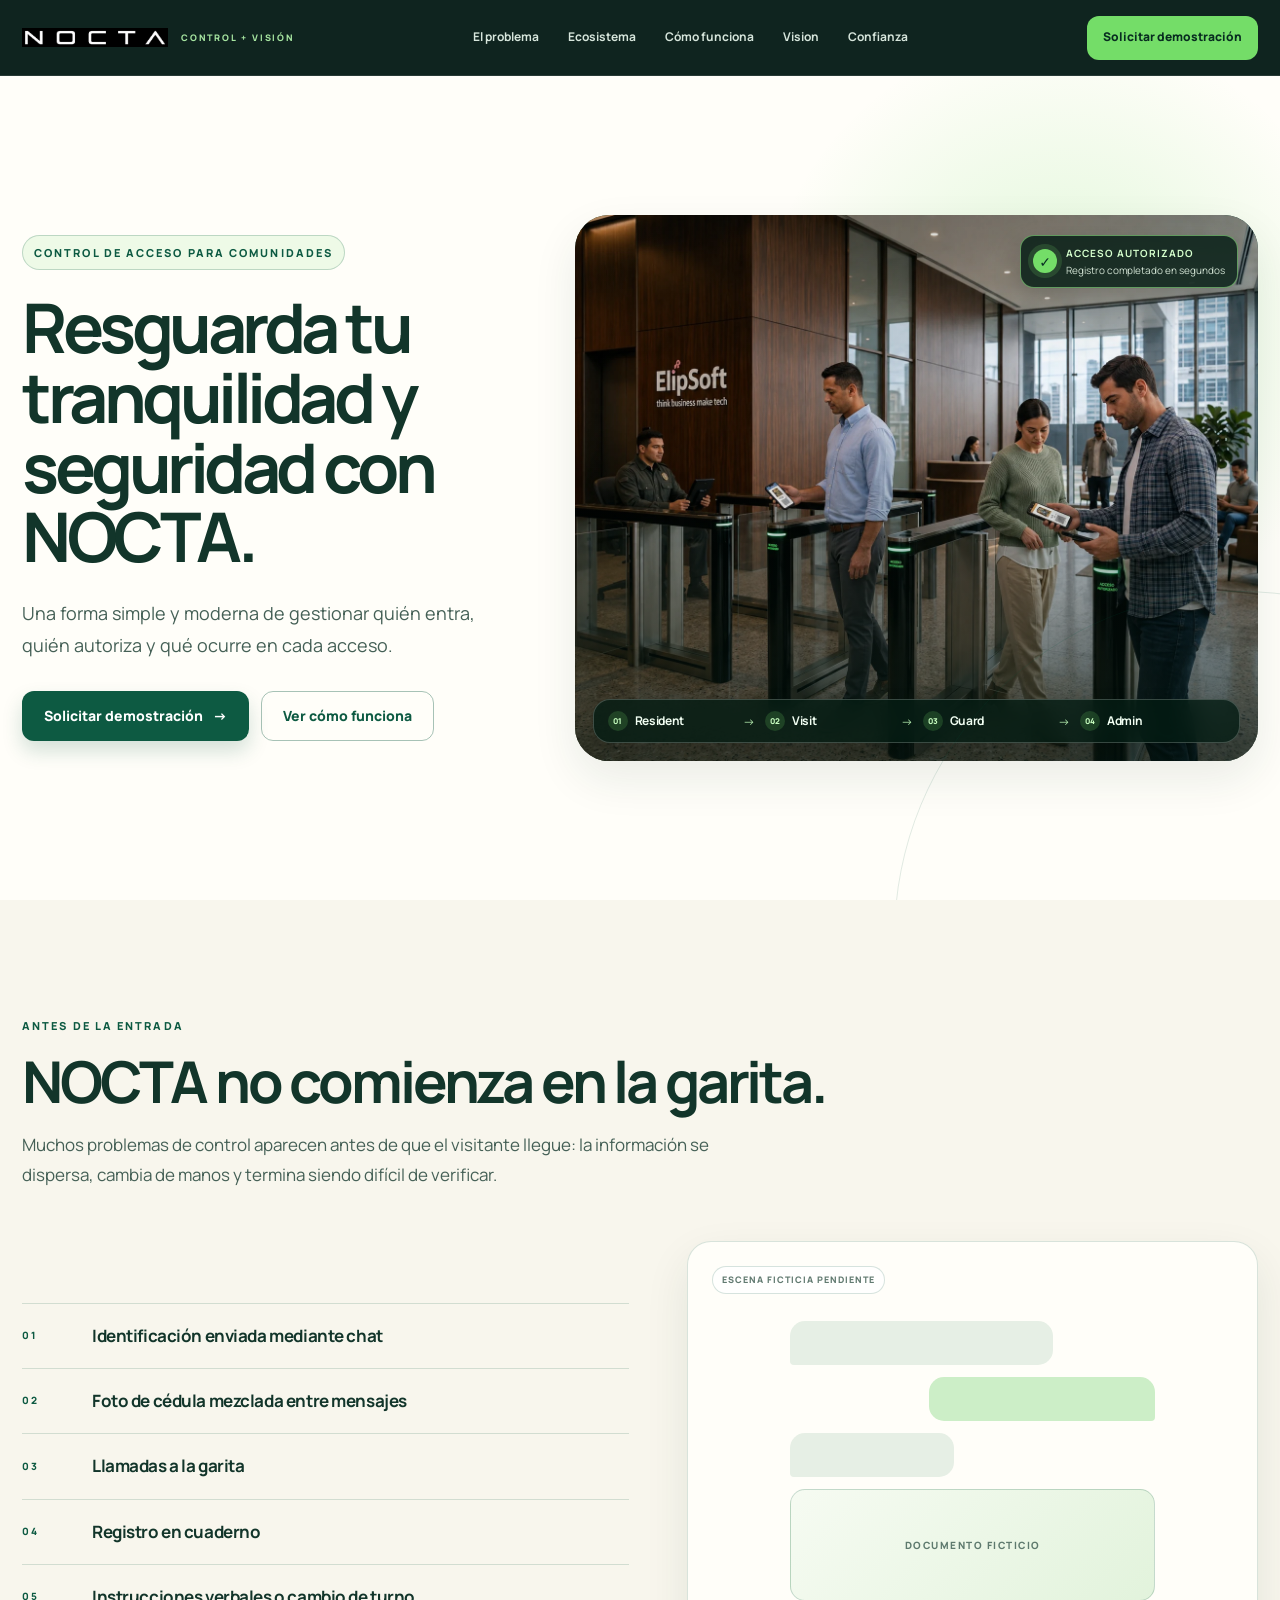
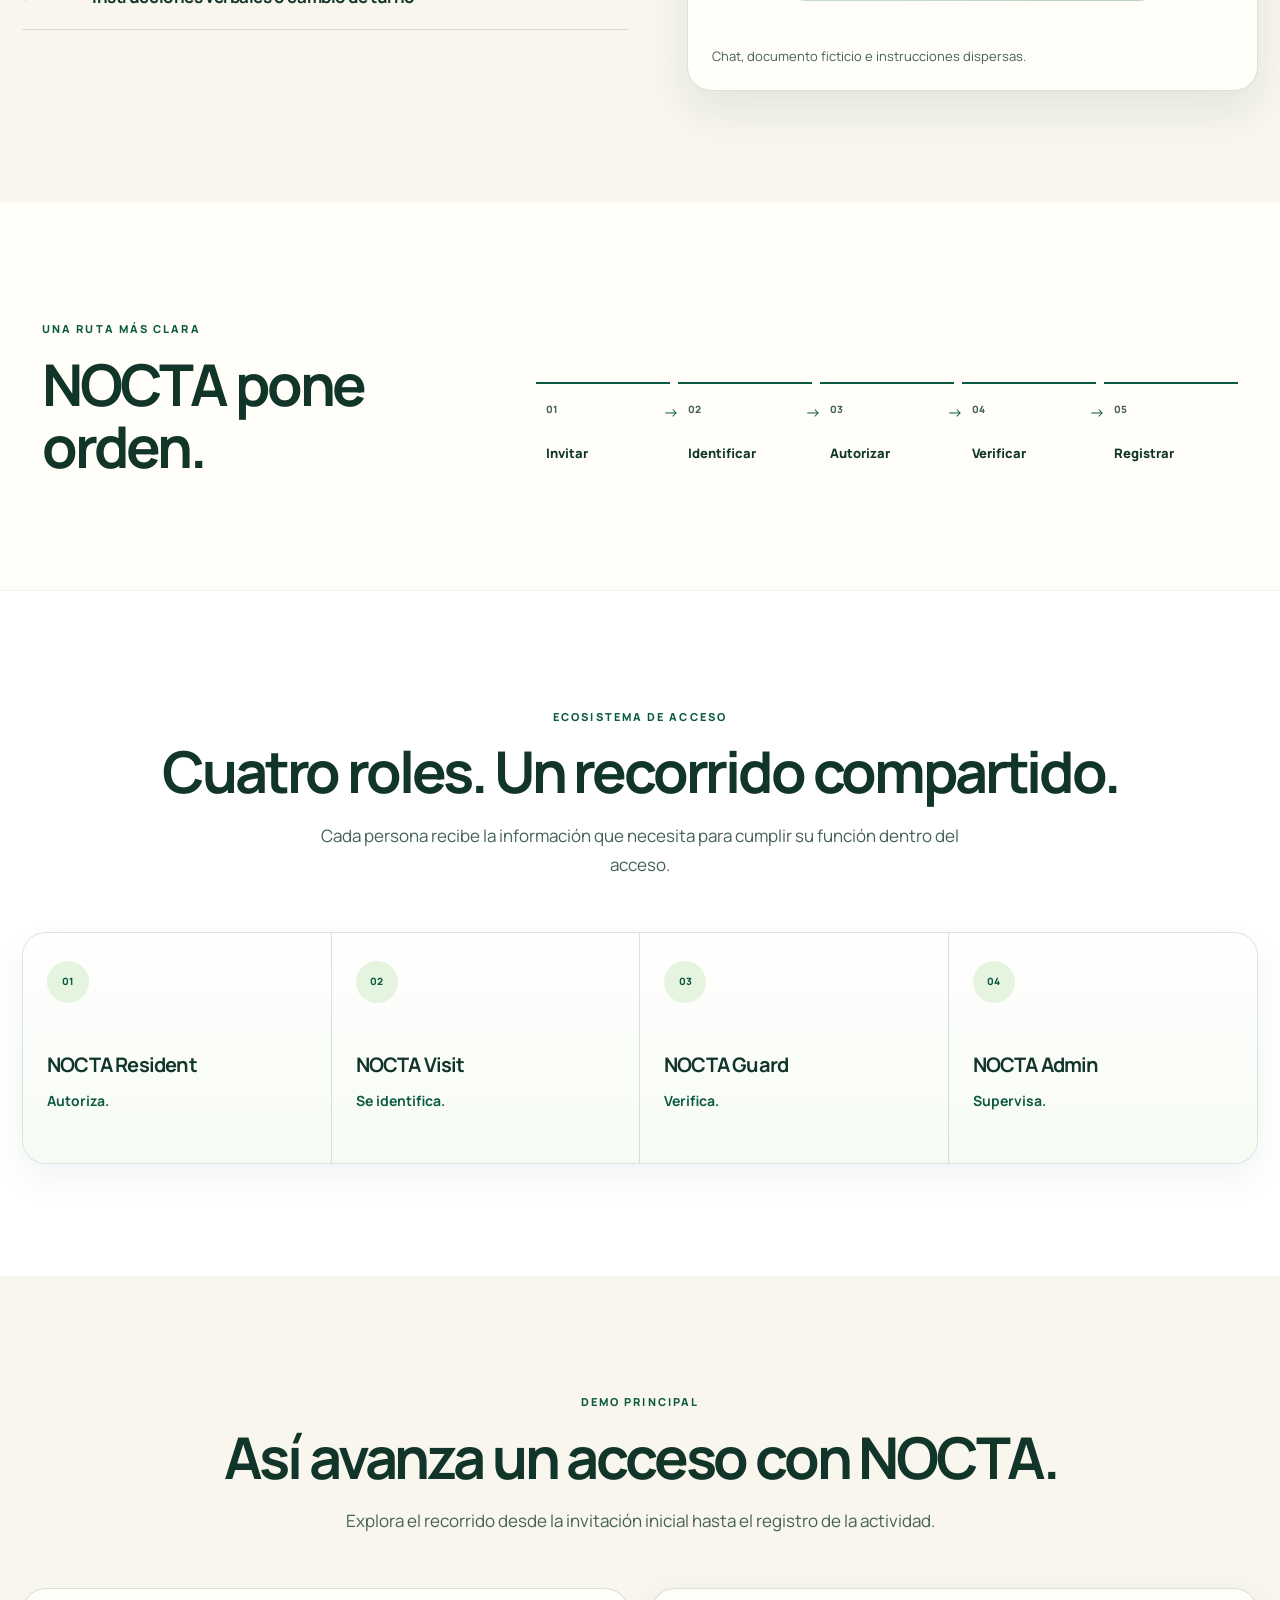
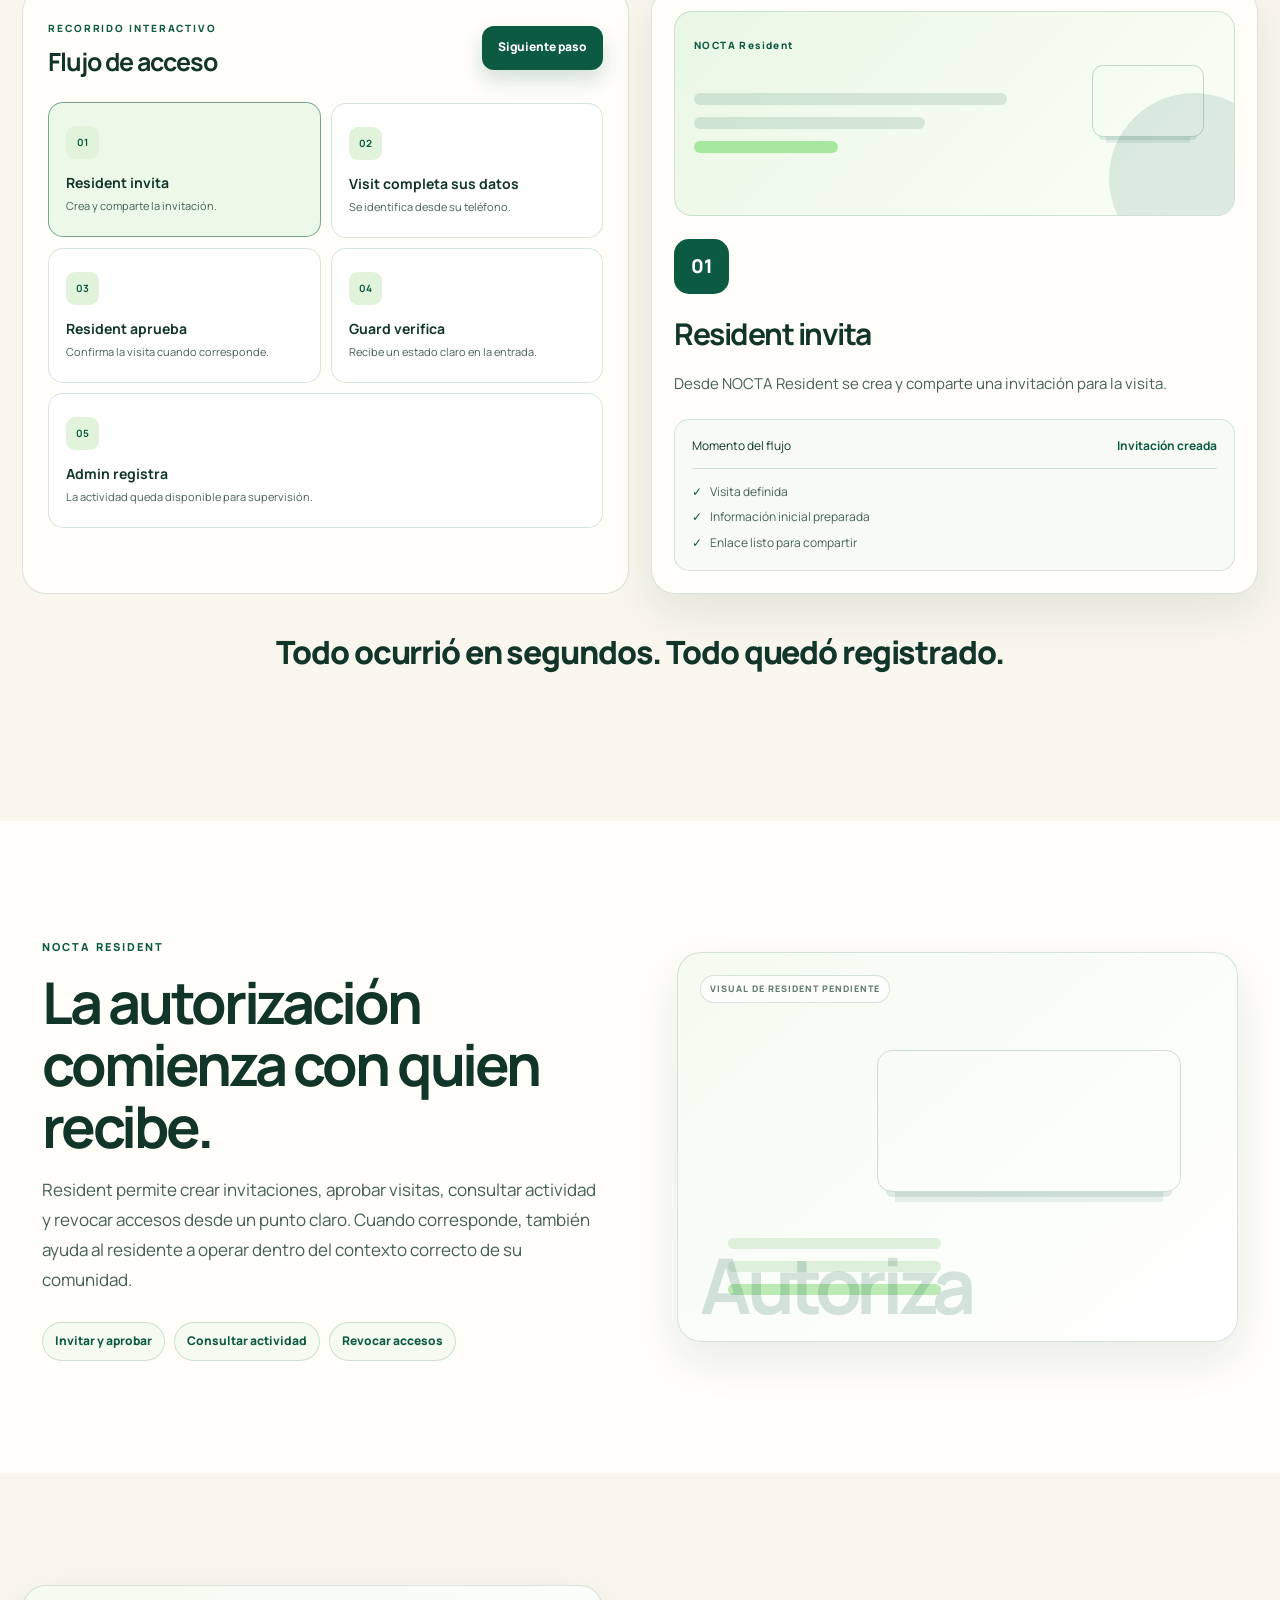
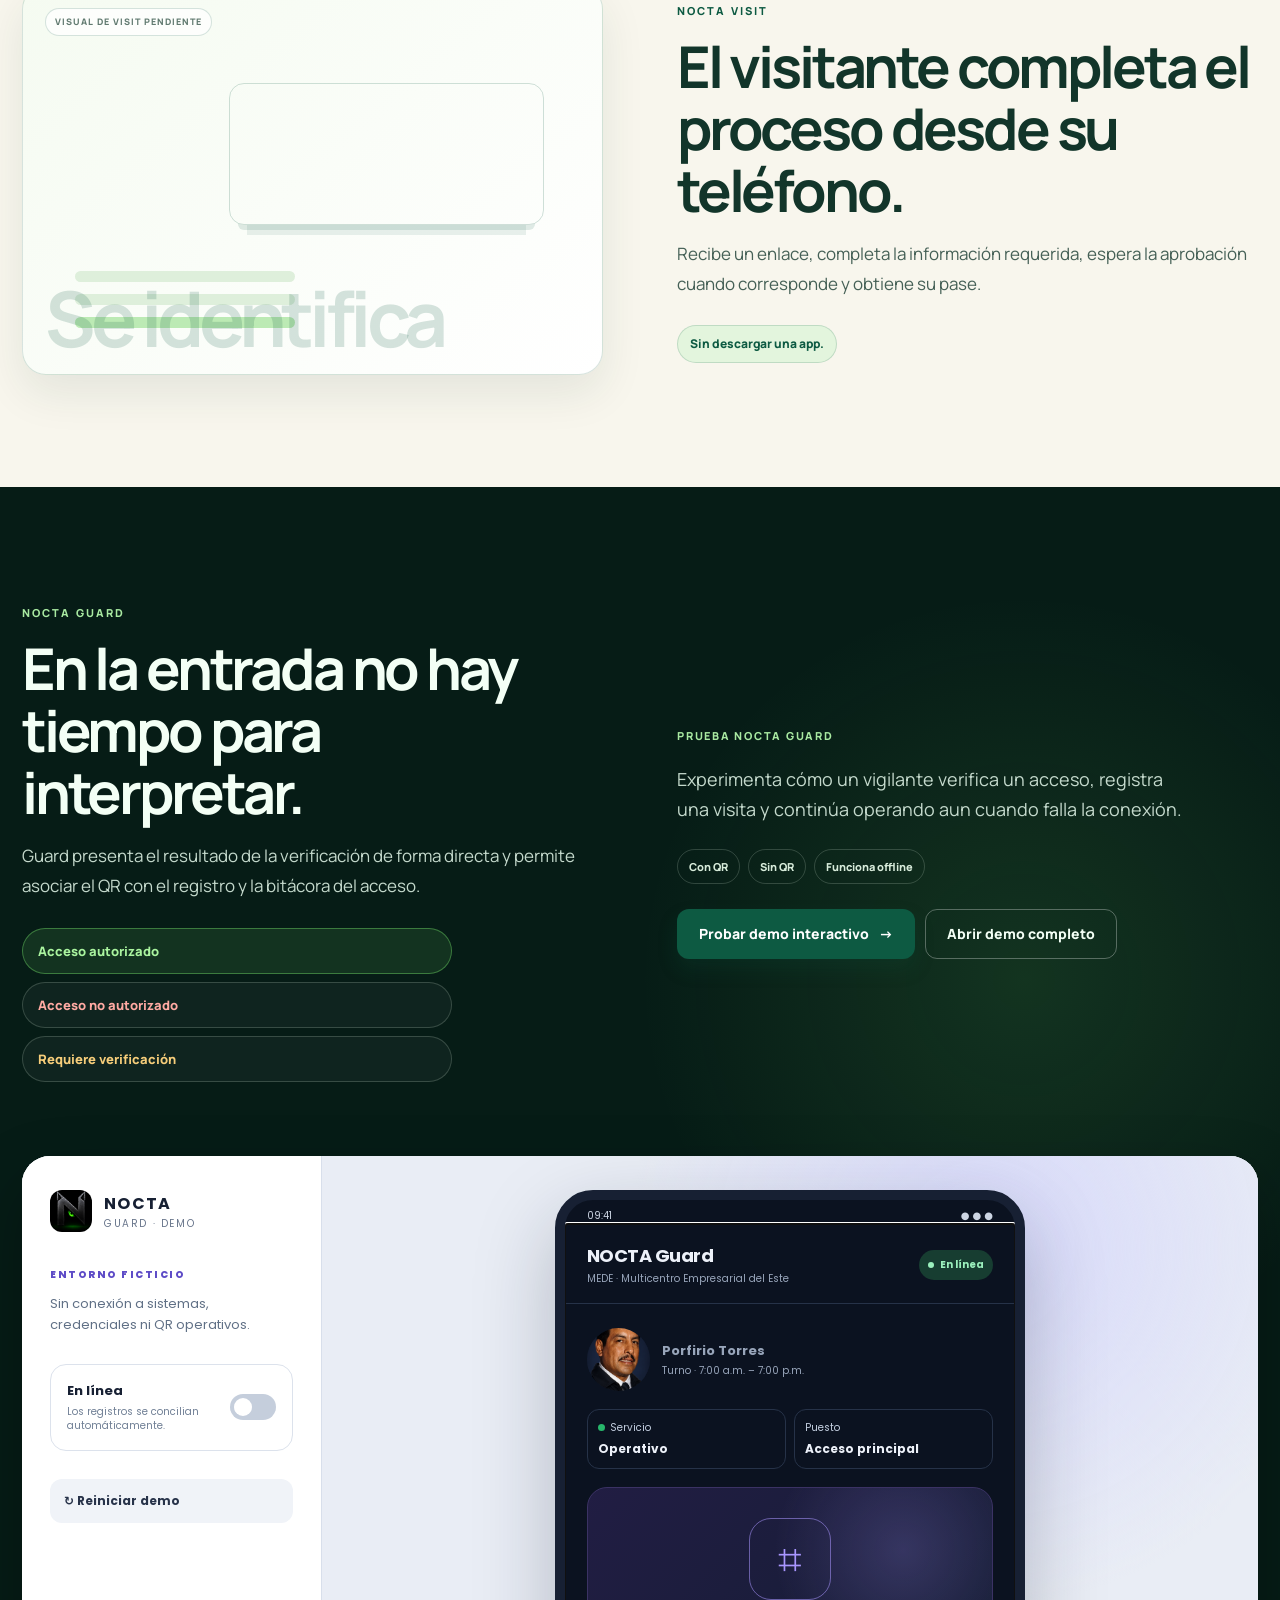
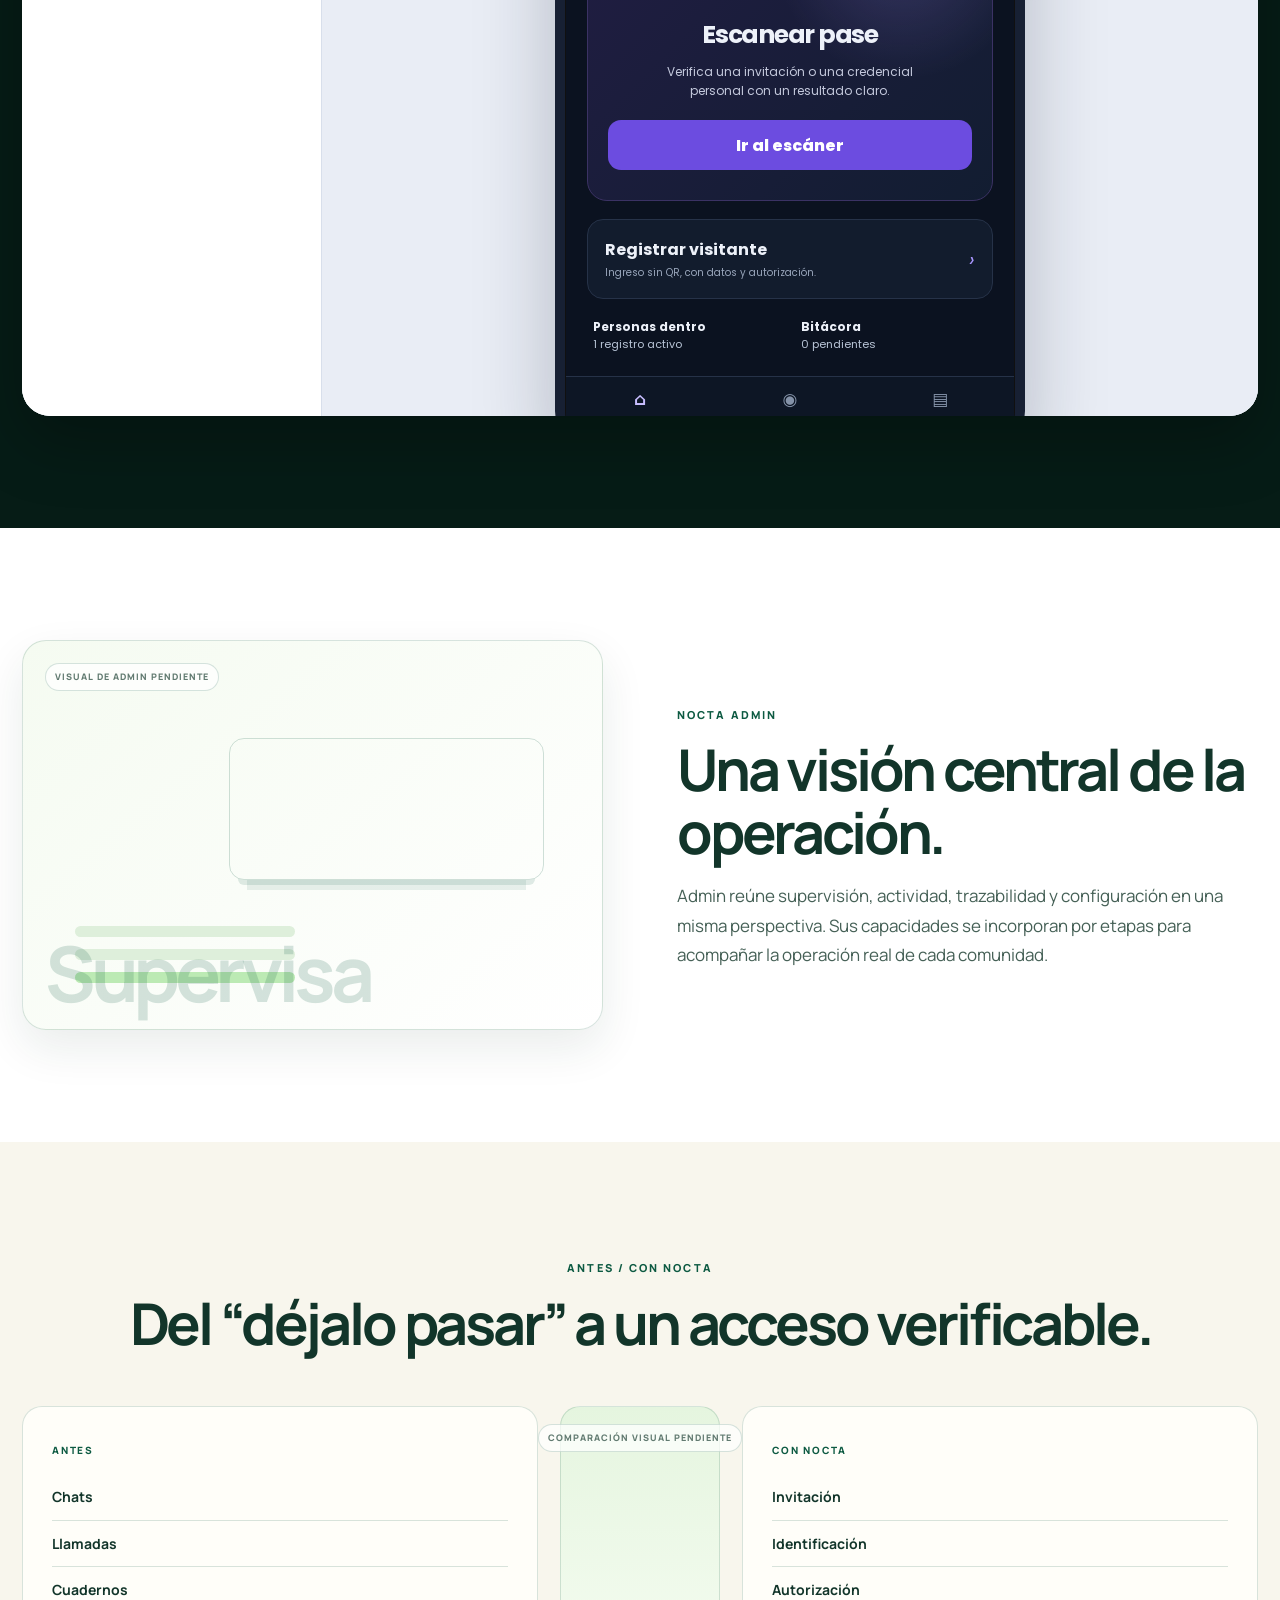
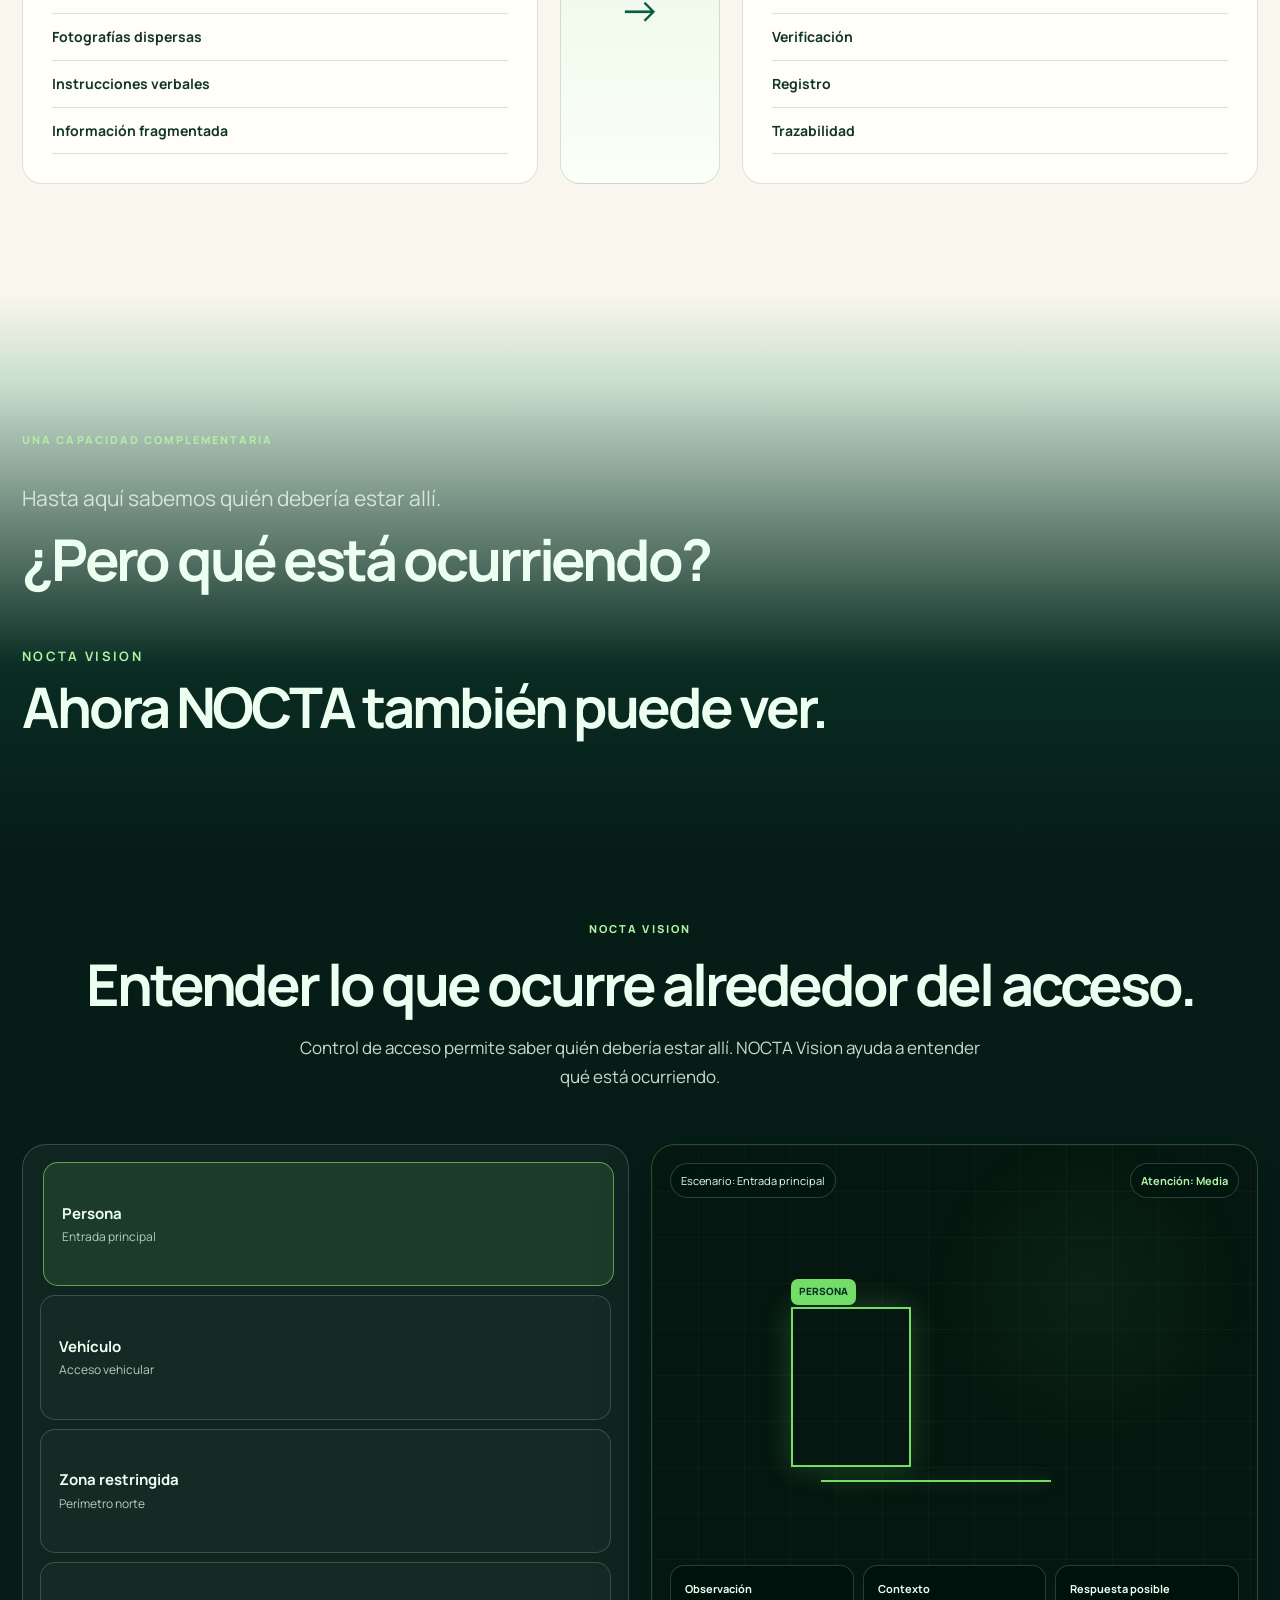
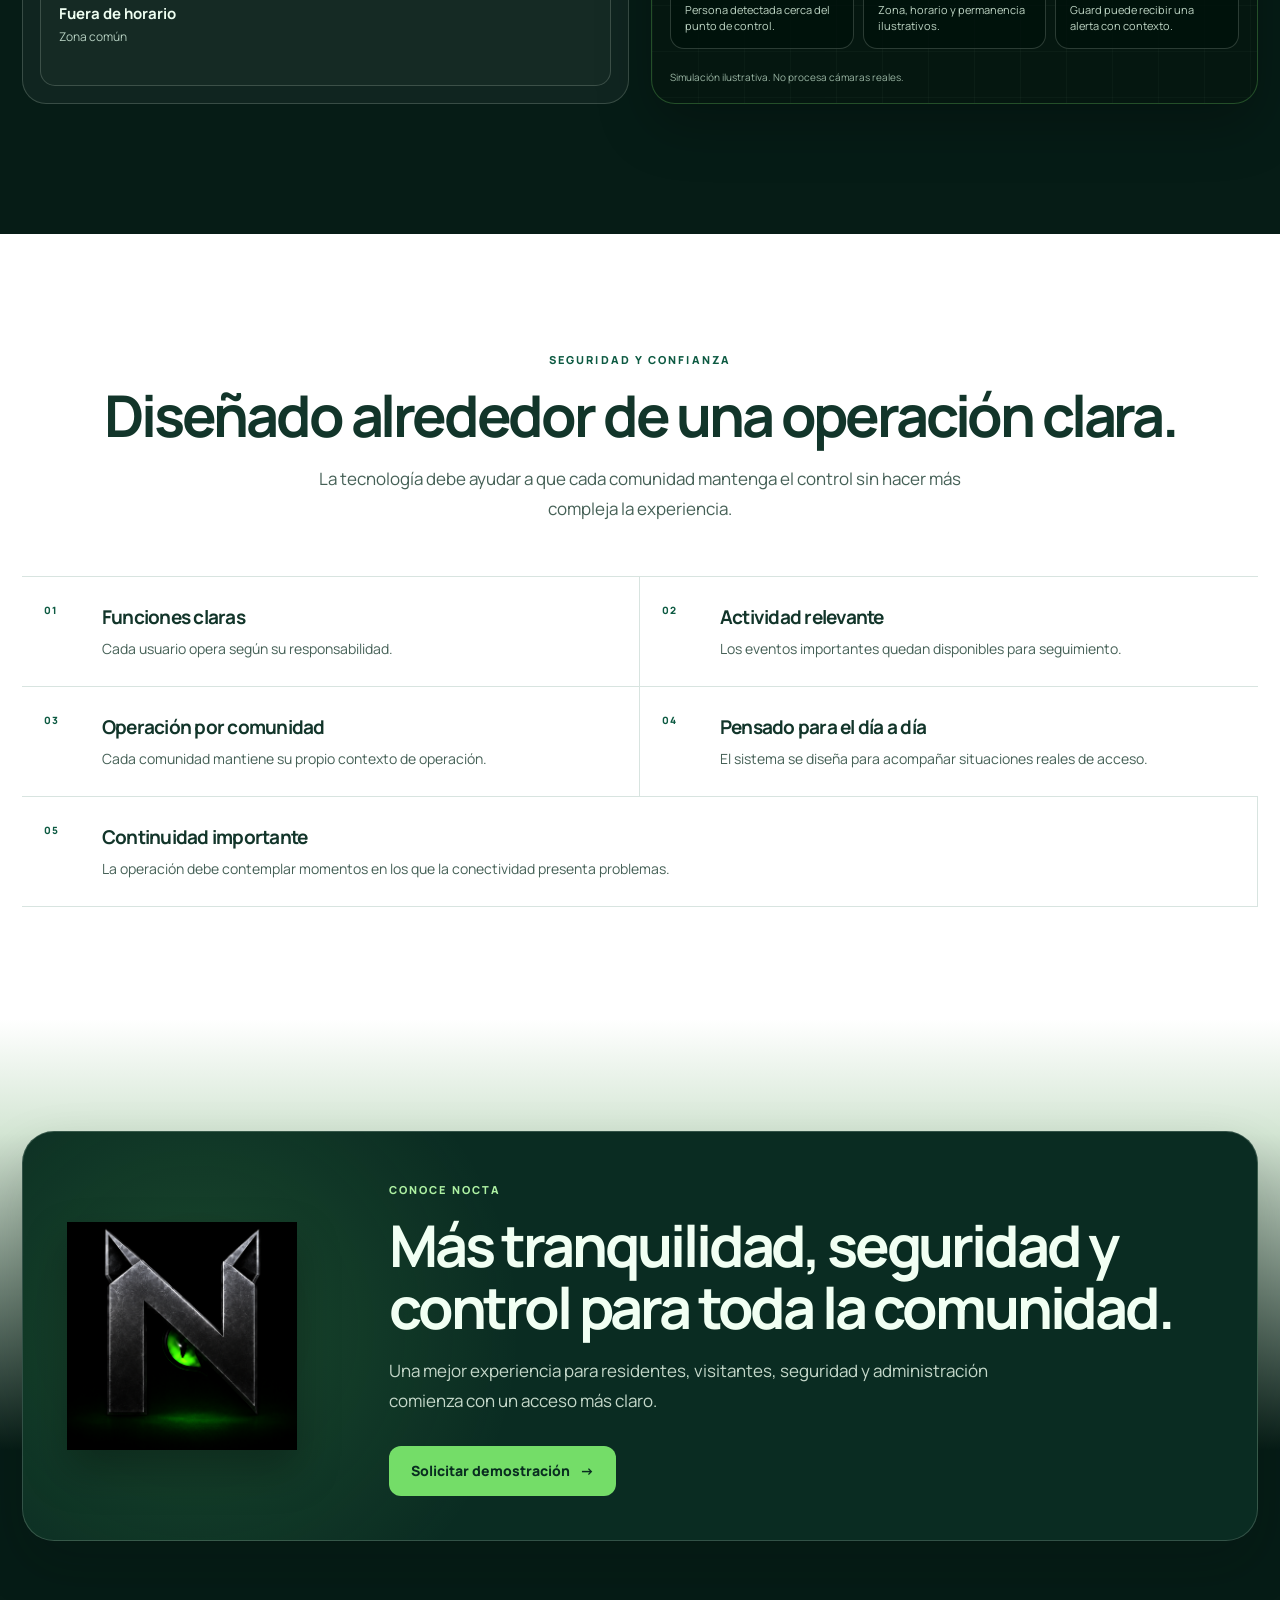
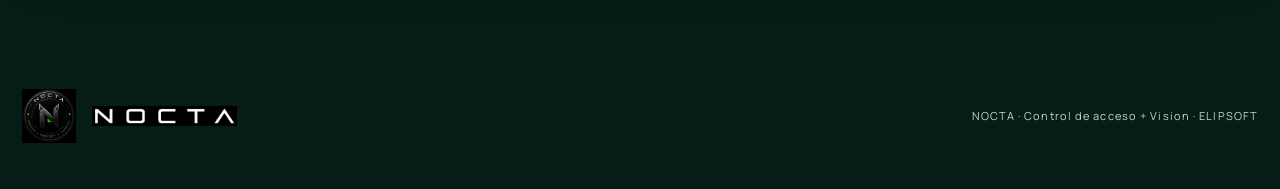
<file: index.html>
<!doctype html>
<html lang="es">
<head>
  <meta charset="UTF-8" />
  <meta name="viewport" content="width=device-width, initial-scale=1.0" />
  <meta name="theme-color" content="#0d3126" />
  <meta name="description" content="NOCTA ayuda a comunidades residenciales a organizar invitaciones, autorizaciones, verificaciones y registros de acceso." />
  <title>NOCTA | Control de acceso para comunidades</title>
  <link rel="icon" type="image/png" href="assets/favicon.png" />
  <link rel="apple-touch-icon" href="assets/favicon-192.png" />
  <link rel="manifest" href="manifest.webmanifest" />
  <link rel="preconnect" href="https://fonts.googleapis.com">
  <link rel="preconnect" href="https://fonts.gstatic.com" crossorigin>
  <link href="https://fonts.googleapis.com/css2?family=Manrope:wght@400;500;600;700;800&display=swap" rel="stylesheet">
  <link rel="stylesheet" href="styles.css" />
</head>
<body>
  <div class="site-bg" aria-hidden="true"></div>

  <header class="topbar">
    <a class="brand" href="#inicio" aria-label="NOCTA, ir al inicio">
      <img src="assets/nocta-wordmark.png" alt="NOCTA" class="brand-wordmark">
      <span class="brand-tag">CONTROL + VISIÓN</span>
    </a>
    <nav class="desktop-nav" aria-label="Navegación principal">
      <a href="#problema">El problema</a>
      <a href="#ecosistema">Ecosistema</a>
      <a href="#como-funciona">Cómo funciona</a>
      <a href="#vision">Vision</a>
      <a href="#seguridad">Confianza</a>
    </nav>
    <button class="menu-toggle" id="mobileMenuToggle" type="button" aria-expanded="false" aria-controls="mobileNav" aria-label="Abrir menú de navegación">
      <span></span><span></span><span></span>
    </button>
    <a class="button button-primary small" href="mailto:contacto@elipsoft.com?subject=Demostraci%C3%B3n%20NOCTA">Solicitar demostración</a>
  </header>

  <nav class="mobile-nav" id="mobileNav" aria-label="Navegación móvil" aria-hidden="true">
    <a href="#problema" tabindex="-1">El problema</a>
    <a href="#ecosistema" tabindex="-1">Ecosistema</a>
    <a href="#como-funciona" tabindex="-1">Cómo funciona</a>
    <a href="#vision" tabindex="-1">NOCTA Vision</a>
    <a href="#seguridad" tabindex="-1">Confianza</a>
    <a class="button button-primary" href="mailto:contacto@elipsoft.com?subject=Demostraci%C3%B3n%20NOCTA" tabindex="-1">Solicitar demostración <span>→</span></a>
  </nav>

  <main>
    <section id="inicio" class="hero section story-stage">
      <div class="hero-copy reveal">
        <div class="eyebrow pill">CONTROL DE ACCESO PARA COMUNIDADES</div>
        <h1>Resguarda tu tranquilidad y seguridad con NOCTA.</h1>
        <p>Una forma simple y moderna de gestionar quién entra, quién autoriza y qué ocurre en cada acceso.</p>
        <div class="actions">
          <a href="mailto:contacto@elipsoft.com?subject=Demostraci%C3%B3n%20NOCTA" class="button button-primary">Solicitar demostración <span>→</span></a>
          <a href="#como-funciona" class="button button-ghost">Ver cómo funciona</a>
        </div>
      </div>

      <div class="hero-ecosystem hero-media reveal">
        <img src="assets/hero-nocta-access.webp" alt="Personas accediendo mediante códigos QR mientras seguridad supervisa el control de acceso." class="hero-access-image">
        <div class="hero-operational-status">
          <span class="hero-status-check" aria-hidden="true">✓</span>
          <div>
            <strong>ACCESO AUTORIZADO</strong>
            <small>Registro completado en segundos</small>
          </div>
        </div>
        <div class="ecosystem-sequence" aria-label="NOCTA Resident, NOCTA Visit, NOCTA Guard y NOCTA Admin">
          <article><span>01</span><strong>Resident</strong><small>Autoriza</small></article>
          <i aria-hidden="true">→</i>
          <article><span>02</span><strong>Visit</strong><small>Se identifica</small></article>
          <i aria-hidden="true">→</i>
          <article><span>03</span><strong>Guard</strong><small>Verifica</small></article>
          <i aria-hidden="true">→</i>
          <article><span>04</span><strong>Admin</strong><small>Supervisa</small></article>
        </div>
      </div>
    </section>

    <section id="problema" class="section story-stage problem-section">
      <div class="section-heading align-left reveal">
        <span>ANTES DE LA ENTRADA</span>
        <h2>NOCTA no comienza en la garita.</h2>
        <p>Muchos problemas de control aparecen antes de que el visitante llegue: la información se dispersa, cambia de manos y termina siendo difícil de verificar.</p>
      </div>

      <div class="problem-layout">
        <div class="problem-list reveal" aria-label="Situaciones comunes antes de NOCTA">
          <article><b>01</b><span>Identificación enviada mediante chat</span></article>
          <article><b>02</b><span>Foto de cédula mezclada entre mensajes</span></article>
          <article><b>03</b><span>Llamadas a la garita</span></article>
          <article><b>04</b><span>Registro en cuaderno</span></article>
          <article><b>05</b><span>Instrucciones verbales o cambio de turno</span></article>
        </div>
        <div class="asset-placeholder problem-placeholder reveal" data-asset="asset-problem-chat-id" aria-label="Espacio reservado para una escena ficticia de chat e identificación">
          <span class="asset-label">Escena ficticia pendiente</span>
          <div class="placeholder-chat" aria-hidden="true">
            <span></span><span></span><span></span>
            <div>DOCUMENTO FICTICIO</div>
          </div>
          <p>Chat, documento ficticio e instrucciones dispersas.</p>
        </div>
      </div>
    </section>

    <section id="orden" class="section story-stage order-section">
      <div class="order-intro reveal">
        <span>UNA RUTA MÁS CLARA</span>
        <h2>NOCTA pone orden.</h2>
      </div>
      <ol class="order-flow reveal" aria-label="Flujo ordenado de acceso">
        <li><b>01</b><span>Invitar</span></li>
        <li><b>02</b><span>Identificar</span></li>
        <li><b>03</b><span>Autorizar</span></li>
        <li><b>04</b><span>Verificar</span></li>
        <li><b>05</b><span>Registrar</span></li>
      </ol>
    </section>

    <section id="ecosistema" class="section story-stage ecosystem-section">
      <div class="section-heading reveal">
        <span>ECOSISTEMA DE ACCESO</span>
        <h2>Cuatro roles. Un recorrido compartido.</h2>
        <p>Cada persona recibe la información que necesita para cumplir su función dentro del acceso.</p>
      </div>

      <div class="role-flow reveal" aria-label="Roles del ecosistema de acceso NOCTA">
        <article data-role="resident">
          <span class="role-number">01</span><h3>NOCTA Resident</h3><strong>Autoriza.</strong>
        </article>
        <article data-role="visit">
          <span class="role-number">02</span><h3>NOCTA Visit</h3><strong>Se identifica.</strong>
        </article>
        <article data-role="guard">
          <span class="role-number">03</span><h3>NOCTA Guard</h3><strong>Verifica.</strong>
        </article>
        <article data-role="admin">
          <span class="role-number">04</span><h3>NOCTA Admin</h3><strong>Supervisa.</strong>
        </article>
      </div>
    </section>

    <section id="como-funciona" class="section story-stage access-demo-section">
      <div class="section-heading reveal">
        <span>DEMO PRINCIPAL</span>
        <h2>Así avanza un acceso con NOCTA.</h2>
        <p>Explora el recorrido desde la invitación inicial hasta el registro de la actividad.</p>
      </div>

      <div class="demo-grid">
        <div class="demo-steps reveal">
          <div class="demo-head">
            <div><span>RECORRIDO INTERACTIVO</span><h3>Flujo de acceso</h3></div>
            <button id="nextAccess" class="button button-primary small" type="button">Siguiente paso</button>
          </div>
          <div class="step-list">
            <button class="access-step active" type="button" data-step="0" aria-pressed="true">
              <b>01</b><strong>Resident invita</strong><span>Crea y comparte la invitación.</span>
            </button>
            <button class="access-step" type="button" data-step="1" aria-pressed="false">
              <b>02</b><strong>Visit completa sus datos</strong><span>Se identifica desde su teléfono.</span>
            </button>
            <button class="access-step" type="button" data-step="2" aria-pressed="false">
              <b>03</b><strong>Resident aprueba</strong><span>Confirma la visita cuando corresponde.</span>
            </button>
            <button class="access-step" type="button" data-step="3" aria-pressed="false">
              <b>04</b><strong>Guard verifica</strong><span>Recibe un estado claro en la entrada.</span>
            </button>
            <button class="access-step" type="button" data-step="4" aria-pressed="false">
              <b>05</b><strong>Admin registra</strong><span>La actividad queda disponible para supervisión.</span>
            </button>
          </div>
        </div>

        <div class="demo-output reveal" id="accessOutput" data-visual="resident-invite">
          <div class="demo-placeholder" id="accessVisual" aria-hidden="true">
            <span class="demo-screen-label" id="accessRole">NOCTA Resident</span>
            <div class="demo-screen-lines"><i></i><i></i><i></i></div>
          </div>
          <div class="output-copy">
            <div class="output-icon" id="accessIcon">01</div>
            <h3 id="accessTitle">Resident invita</h3>
            <p id="accessDescription">Desde NOCTA Resident se crea y comparte una invitación para la visita.</p>
            <div class="status-card">
              <div><span>Momento del flujo</span><b id="accessStatus">Invitación creada</b></div>
              <ul id="accessDetails">
                <li>Visita definida</li>
                <li>Información inicial preparada</li>
                <li>Enlace listo para compartir</li>
              </ul>
            </div>
          </div>
        </div>
      </div>
      <p class="demo-closing reveal">Todo ocurrió en segundos. Todo quedó registrado.</p>
    </section>

    <section id="resident" class="section story-stage product-section product-resident">
      <div class="product-copy reveal">
        <span>NOCTA RESIDENT</span>
        <h2>La autorización comienza con quien recibe.</h2>
        <p>Resident permite crear invitaciones, aprobar visitas, consultar actividad y revocar accesos desde un punto claro. Cuando corresponde, también ayuda al residente a operar dentro del contexto correcto de su comunidad.</p>
        <ul class="compact-features">
          <li>Invitar y aprobar</li><li>Consultar actividad</li><li>Revocar accesos</li>
        </ul>
      </div>
      <div class="asset-placeholder product-placeholder reveal" data-asset="asset-resident" aria-label="Espacio reservado para material visual de NOCTA Resident">
        <span class="asset-label">Visual de Resident pendiente</span>
        <strong>Autoriza</strong>
      </div>
    </section>

    <section id="visit" class="section story-stage product-section product-visit">
      <div class="asset-placeholder product-placeholder reveal" data-asset="asset-visit" aria-label="Espacio reservado para material visual de NOCTA Visit">
        <span class="asset-label">Visual de Visit pendiente</span>
        <strong>Se identifica</strong>
      </div>
      <div class="product-copy reveal">
        <span>NOCTA VISIT</span>
        <h2>El visitante completa el proceso desde su teléfono.</h2>
        <p>Recibe un enlace, completa la información requerida, espera la aprobación cuando corresponde y obtiene su pase.</p>
        <strong class="product-highlight">Sin descargar una app.</strong>
      </div>
    </section>

    <section id="guard" class="section story-stage product-section product-guard">
      <div class="product-copy reveal">
        <span>NOCTA GUARD</span>
        <h2>En la entrada no hay tiempo para interpretar.</h2>
        <p>Guard presenta el resultado de la verificación de forma directa y permite asociar el QR con el registro y la bitácora del acceso.</p>
        <div class="guard-states" aria-label="Estados previstos para NOCTA Guard">
          <span class="state-authorized">Acceso autorizado</span>
          <span class="state-denied">Acceso no autorizado</span>
          <span class="state-review">Requiere verificación</span>
        </div>
      </div>
      <div class="guard-demo-copy reveal">
        <span>PRUEBA NOCTA GUARD</span>
        <p>Experimenta cómo un vigilante verifica un acceso, registra una visita y continúa operando aun cuando falla la conexión.</p>
        <div class="guard-demo-tags" aria-label="Capacidades mostradas en el demo">
          <span>Con QR</span><span>Sin QR</span><span>Funciona offline</span>
        </div>
        <div class="guard-demo-actions">
          <a class="button button-primary" href="#guard-demo">Probar demo interactivo <span>→</span></a>
          <a class="button button-ghost" href="./demo/guard/" target="_blank" rel="noopener">Abrir demo completo</a>
        </div>
      </div>
      <div id="guard-demo" class="guard-demo-embed reveal">
        <iframe src="./demo/guard/" title="Demo interactivo NOCTA Guard" loading="lazy"></iframe>
      </div>
    </section>

    <section id="admin" class="section story-stage product-section product-admin">
      <div class="asset-placeholder product-placeholder reveal" data-asset="asset-admin" aria-label="Espacio reservado para material visual de NOCTA Admin">
        <span class="asset-label">Visual de Admin pendiente</span>
        <strong>Supervisa</strong>
      </div>
      <div class="product-copy reveal">
        <span>NOCTA ADMIN</span>
        <h2>Una visión central de la operación.</h2>
        <p>Admin reúne supervisión, actividad, trazabilidad y configuración en una misma perspectiva. Sus capacidades se incorporan por etapas para acompañar la operación real de cada comunidad.</p>
      </div>
    </section>

    <section id="comparacion" class="section story-stage comparison-section">
      <div class="section-heading reveal">
        <span>ANTES / CON NOCTA</span>
        <h2>Del “déjalo pasar” a un acceso verificable.</h2>
      </div>
      <div class="comparison-layout reveal">
        <article>
          <span>ANTES</span>
          <ul><li>Chats</li><li>Llamadas</li><li>Cuadernos</li><li>Fotografías dispersas</li><li>Instrucciones verbales</li><li>Información fragmentada</li></ul>
        </article>
        <div class="asset-placeholder comparison-placeholder" data-asset="asset-before-after" aria-label="Espacio reservado para la comparación visual antes y con NOCTA">
          <span class="asset-label">Comparación visual pendiente</span><i aria-hidden="true">→</i>
        </div>
        <article>
          <span>CON NOCTA</span>
          <ul><li>Invitación</li><li>Identificación</li><li>Autorización</li><li>Verificación</li><li>Registro</li><li>Trazabilidad</li></ul>
        </article>
      </div>
    </section>

    <section id="vision-intro" class="section vision-stage vision-transition">
      <div class="vision-transition-copy reveal">
        <span>UNA CAPACIDAD COMPLEMENTARIA</span>
        <p>Hasta aquí sabemos quién debería estar allí.</p>
        <h2>¿Pero qué está ocurriendo?</h2>
        <strong>NOCTA Vision</strong>
        <h3>Ahora NOCTA también puede ver.</h3>
      </div>
    </section>

    <section id="vision" class="section vision-stage vision-section">
      <div class="section-heading reveal">
        <span>NOCTA VISION</span>
        <h2>Entender lo que ocurre alrededor del acceso.</h2>
        <p>Control de acceso permite saber quién debería estar allí. NOCTA Vision ayuda a entender qué está ocurriendo.</p>
      </div>

      <div class="vision-grid">
        <div class="scenario-list reveal">
          <button class="scenario active" type="button" data-scenario="person" aria-pressed="true">
            <strong>Persona</strong><span>Entrada principal</span>
          </button>
          <button class="scenario" type="button" data-scenario="vehicle" aria-pressed="false">
            <strong>Vehículo</strong><span>Acceso vehicular</span>
          </button>
          <button class="scenario" type="button" data-scenario="zone" aria-pressed="false">
            <strong>Zona restringida</strong><span>Perímetro norte</span>
          </button>
          <button class="scenario" type="button" data-scenario="time" aria-pressed="false">
            <strong>Fuera de horario</strong><span>Zona común</span>
          </button>
        </div>

        <div class="camera-simulator asset-placeholder reveal" data-asset="asset-vision-main" aria-label="Simulador ilustrativo de NOCTA Vision">
          <div class="camera-top">
            <span id="cameraName">Escenario: Entrada principal</span>
            <b id="riskLevel">Atención: Media</b>
          </div>
          <div class="video-grid"></div>
          <div class="detection-box" id="detectionBox"><span id="detectionLabel">PERSONA</span></div>
          <div class="trajectory"></div>
          <div class="camera-info">
            <article><b>Observación</b><span id="detectionText">Persona detectada cerca del punto de control.</span></article>
            <article><b>Contexto</b><span>Zona, horario y permanencia ilustrativos.</span></article>
            <article><b>Respuesta posible</b><span id="responseText">Guard puede recibir una alerta con contexto.</span></article>
          </div>
          <span class="simulator-note">Simulación ilustrativa. No procesa cámaras reales.</span>
        </div>
      </div>
    </section>

    <section id="seguridad" class="section story-stage trust-section">
      <div class="section-heading reveal">
        <span>SEGURIDAD Y CONFIANZA</span>
        <h2>Diseñado alrededor de una operación clara.</h2>
        <p>La tecnología debe ayudar a que cada comunidad mantenga el control sin hacer más compleja la experiencia.</p>
      </div>
      <div class="trust-list reveal">
        <article><b>01</b><div><h3>Funciones claras</h3><p>Cada usuario opera según su responsabilidad.</p></div></article>
        <article><b>02</b><div><h3>Actividad relevante</h3><p>Los eventos importantes quedan disponibles para seguimiento.</p></div></article>
        <article><b>03</b><div><h3>Operación por comunidad</h3><p>Cada comunidad mantiene su propio contexto de operación.</p></div></article>
        <article><b>04</b><div><h3>Pensado para el día a día</h3><p>El sistema se diseña para acompañar situaciones reales de acceso.</p></div></article>
        <article><b>05</b><div><h3>Continuidad importante</h3><p>La operación debe contemplar momentos en los que la conectividad presenta problemas.</p></div></article>
      </div>
    </section>

    <section id="demostracion" class="section story-stage final-cta-section">
      <div class="final-cta reveal">
        <img src="assets/nocta-mark.png" alt="" aria-hidden="true">
        <div>
          <span>CONOCE NOCTA</span>
          <h2>Más tranquilidad, seguridad y control para toda la comunidad.</h2>
          <p>Una mejor experiencia para residentes, visitantes, seguridad y administración comienza con un acceso más claro.</p>
          <div class="actions">
            <a href="mailto:contacto@elipsoft.com?subject=Demostraci%C3%B3n%20NOCTA" class="button button-primary">Solicitar demostración <span>→</span></a>
          </div>
        </div>
      </div>
    </section>
  </main>

  <footer>
    <div class="footer-brand">
      <img src="assets/nocta-badge.png" alt="Badge NOCTA" class="footer-badge">
      <img src="assets/nocta-wordmark.png" alt="NOCTA" class="footer-wordmark">
    </div>
    <p>NOCTA · Control de acceso + Vision · ELIPSOFT</p>
  </footer>

  <script src="script.js"></script>
</body>
</html>
</file>
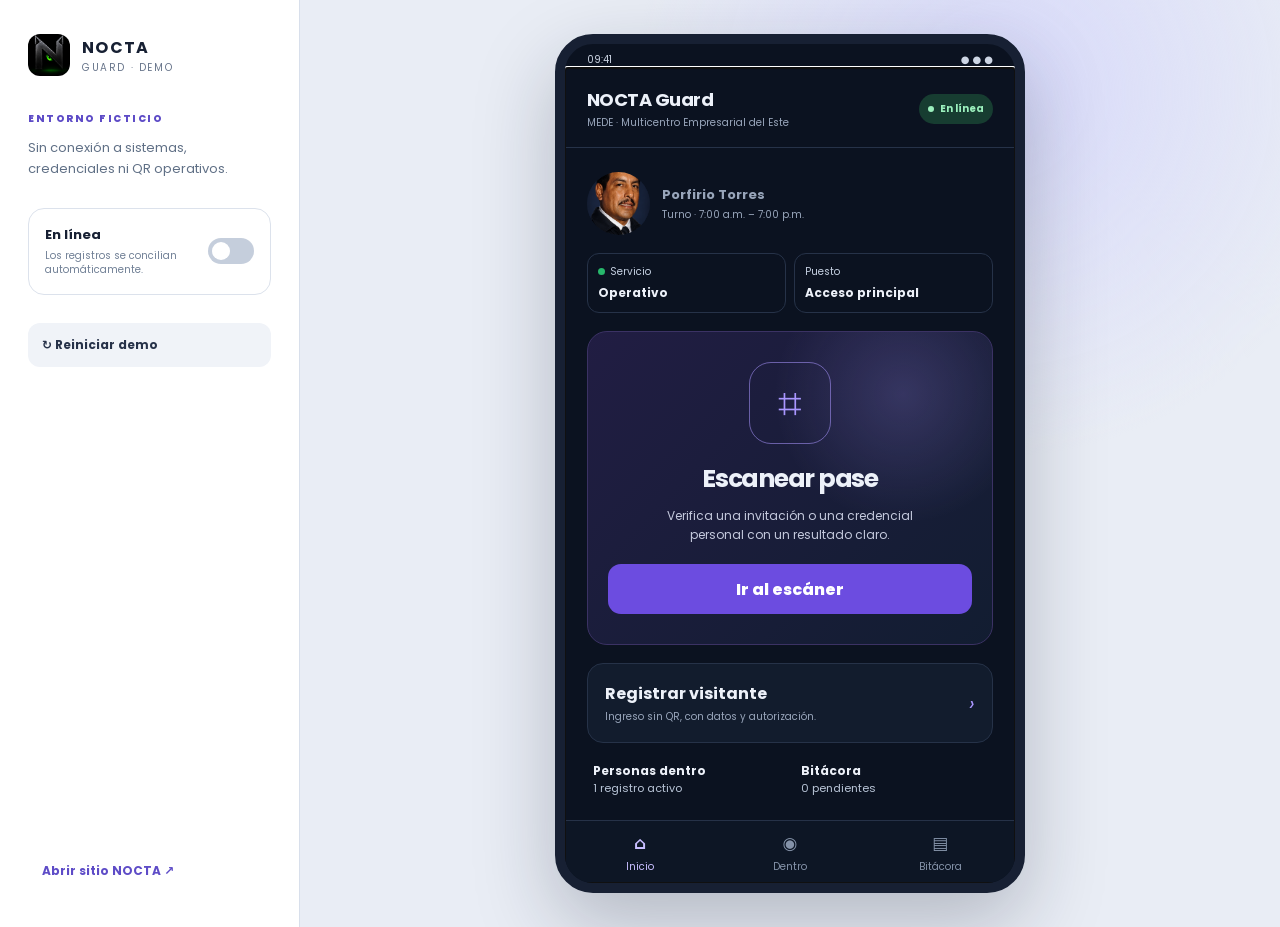
<file: demo/guard/index.html>
<!doctype html>
<html lang="es">
  <head>
    <meta charset="UTF-8" />
    <meta name="viewport" content="width=device-width, initial-scale=1.0" />
    <meta name="theme-color" content="#0b1220" />
    <meta name="description" content="Demo interactivo aislado de NOCTA Guard con datos ficticios." />
    <title>NOCTA Guard | Demo interactivo</title>
    <link rel="icon" type="image/png" href="../../assets/favicon.png" />
    <link rel="preconnect" href="https://fonts.googleapis.com" />
    <link rel="preconnect" href="https://fonts.gstatic.com" crossorigin />
    <link href="https://fonts.googleapis.com/css2?family=Poppins:wght@400;500;600;700;800&display=swap" rel="stylesheet" />
    <link rel="stylesheet" href="styles.css?v=0a40bc6" />
  </head>
  <body>
    <main class="demo-shell">
      <aside class="demo-tools" aria-label="Controles del demo">
        <a class="demo-brand" href="./" aria-label="Reiniciar y volver a NOCTA Guard">
          <img src="../../assets/nocta-mark.png" alt="" />
          <span><b>NOCTA</b><small>GUARD · DEMO</small></span>
        </a>
        <div class="tool-copy">
          <span class="eyebrow">ENTORNO FICTICIO</span>
          <p>Sin conexión a sistemas, credenciales ni QR operativos.</p>
        </div>
        <label class="connection-control" for="connectionToggle">
          <span>
            <b id="connectionLabel">En línea</b>
            <small id="connectionDescription">Los registros se concilian automáticamente.</small>
          </span>
          <input id="connectionToggle" type="checkbox" role="switch" aria-label="Cambiar modo sin conexión" />
          <i aria-hidden="true"></i>
        </label>
        <button class="tool-button" type="button" data-action="reset">↻ Reiniciar demo</button>
        <a class="tool-link" href="../../" target="_blank" rel="noopener">Abrir sitio NOCTA ↗</a>
      </aside>

      <section class="device-stage" aria-label="Aplicación simulada NOCTA Guard">
        <div class="device" id="guardApp">
          <div class="device-top" aria-hidden="true"><span>09:41</span><span>● ● ●</span></div>
          <div id="app" tabindex="-1" aria-live="polite"></div>
        </div>
      </section>
    </main>
    <noscript>Este demo necesita JavaScript para recorrer los escenarios.</noscript>
    <script type="module" src="app.js?v=0a40bc6"></script>
  </body>
</html>
</file>
<file: styles.css>
:root{
  --paper:#fffef9;
  --ivory:#f8f6ed;
  --ivory-deep:#f0eddf;
  --ink:#12352a;
  --ink-soft:#456056;
  --forest:#0d5a42;
  --forest-deep:#07382b;
  --lime:#74dd68;
  --lime-soft:#e4f7d9;
  --night:#061c16;
  --night-2:#0a2c22;
  --line:rgba(13,90,66,.16);
  --line-dark:rgba(235,255,239,.18);
  --red:#d95e54;
  --amber:#c98720;
  --shadow:0 18px 45px rgba(17,57,43,.09);
  --radius:24px;
  --max:1240px;
}

.guard-demo-copy{align-self:center}.guard-demo-copy>span{color:#a8e9a1;font-size:11px;font-weight:800;letter-spacing:.16em}.guard-demo-copy p{max-width:510px;color:#c4d9cc;font-size:18px;line-height:1.65}.guard-demo-tags{display:flex;flex-wrap:wrap;gap:8px;margin:25px 0}.guard-demo-tags span{padding:8px 11px;border:1px solid var(--line-dark);border-radius:999px;color:#d7ebda;font-size:11px;font-weight:800}.guard-demo-actions{display:flex;flex-wrap:wrap;gap:10px}.guard-demo-actions .button-ghost{border-color:rgba(255,255,255,.3);color:#f3fff5}.guard-demo-embed{grid-column:1/-1;min-width:0;overflow:hidden;border-radius:28px;background:#e9edf5;box-shadow:0 26px 64px rgba(0,0,0,.28)}.guard-demo-embed iframe{display:block;width:100%;height:860px;border:0;background:#e9edf5}

*{box-sizing:border-box}
html{scroll-behavior:smooth;scroll-padding-top:88px}
body{
  margin:0;
  color:var(--ink);
  background:var(--paper);
  font-family:Manrope,system-ui,-apple-system,BlinkMacSystemFont,"Segoe UI",sans-serif;
  line-height:1.55;
  overflow-x:hidden;
}
body.menu-open{overflow:hidden}
a{color:inherit;text-decoration:none}
button{font:inherit}
img{max-width:100%}

:focus-visible{outline:3px solid var(--lime);outline-offset:4px}
.site-bg{position:fixed;inset:0;z-index:-2;background:linear-gradient(180deg,#fffef9 0%,#f8f6ed 58%,#fffef9 100%)}

.topbar{
  position:sticky;top:0;z-index:60;
  display:flex;align-items:center;justify-content:space-between;gap:22px;
  min-height:76px;padding:13px max(22px,calc((100vw - var(--max))/2));
  background:rgba(6,28,22,.96);border-bottom:1px solid rgba(255,255,255,.1);
  color:#f7fff7;backdrop-filter:blur(18px);
}
.brand{display:flex;align-items:center;gap:13px;min-width:210px;min-height:44px}
.brand-wordmark{width:146px;height:auto;display:block}
.brand-tag{font-size:9px;font-weight:800;letter-spacing:.2em;color:#a7e6a1;white-space:nowrap}
.desktop-nav{display:flex;align-items:center;gap:5px}
.desktop-nav a{padding:9px 12px;border-radius:10px;color:#d7e6dc;font-size:12px;font-weight:700;transition:background .2s,color .2s}
.desktop-nav a:hover{background:rgba(255,255,255,.1);color:white}

.button{
  display:inline-flex;align-items:center;justify-content:center;gap:10px;
  min-height:50px;padding:0 21px;border:1px solid transparent;border-radius:12px;
  font-size:14px;font-weight:800;transition:transform .2s,box-shadow .2s,background .2s;cursor:pointer;
}
.button.small{min-height:44px;padding:0 15px;font-size:12px}
.button-primary{background:var(--forest);color:white;box-shadow:0 10px 20px rgba(13,90,66,.18)}
.button-primary:hover{background:var(--forest-deep);box-shadow:0 14px 25px rgba(13,90,66,.26);transform:translateY(-1px)}
.topbar .button-primary{background:var(--lime);color:#082c20;box-shadow:none}
.topbar .button-primary:hover{background:#9bed8b}
.button-ghost{color:var(--forest);border-color:rgba(13,90,66,.36);background:transparent}
.button-ghost:hover{background:#eef7e9}
.menu-toggle,.mobile-nav{display:none}

.section{max-width:var(--max);margin:0 auto;padding:112px 22px}
.story-stage,.vision-stage{position:relative}
.hero{
  max-width:none;min-height:calc(100svh - 76px);padding:0 max(22px,calc((100vw - var(--max))/2));
  display:grid;grid-template-columns:minmax(0,.84fr) minmax(480px,1.16fr);gap:58px;align-items:center;
  overflow:hidden;background:radial-gradient(circle at 83% 31%,rgba(116,221,104,.24),transparent 25%),var(--paper);
}
.hero::after{content:"";position:absolute;width:54vw;height:54vw;right:-24vw;bottom:-30vw;border-radius:50%;border:1px solid rgba(13,90,66,.12);pointer-events:none}
.hero-copy{position:relative;z-index:1;padding:88px 0}
.eyebrow,.section-heading>span,.product-copy>span,.order-intro>span,.vision-transition-copy>span,.final-cta>div>span{
  font-size:11px;font-weight:800;letter-spacing:.19em;color:var(--forest);text-transform:uppercase;
}
.pill{display:inline-flex;padding:8px 11px;border-radius:999px;border:1px solid rgba(13,90,66,.22);background:rgba(116,221,104,.12)}
.hero h1{font-size:clamp(48px,5.35vw,78px);line-height:1.02;letter-spacing:-.065em;margin:23px 0 0;max-width:690px}
.hero-copy>p{font-size:18px;line-height:1.75;color:var(--ink-soft);max-width:560px;margin:26px 0 0}
.actions{display:flex;gap:12px;flex-wrap:wrap;margin-top:30px}

.asset-placeholder{border:1px solid var(--line);background:rgba(255,255,255,.65)}
.asset-label{display:inline-flex;width:max-content;padding:6px 9px;border:1px solid rgba(13,90,66,.17);border-radius:999px;color:#617a70;background:rgba(255,255,255,.72);font-size:9px;font-weight:800;letter-spacing:.11em;text-transform:uppercase}
.hero-ecosystem{
  position:relative;isolation:isolate;width:100%;aspect-ratio:1402/1122;margin:44px 0;border-radius:34px;overflow:hidden;
  background:var(--forest-deep);box-shadow:var(--shadow);
}
.hero-access-image{position:absolute;inset:0;width:100%;height:100%;object-fit:cover;object-position:center center}
.hero-media::after{content:"";position:absolute;inset:0;pointer-events:none;background:linear-gradient(180deg,rgba(3,22,16,.15) 0%,transparent 30%,rgba(3,22,16,.08) 52%,rgba(3,22,16,.68) 100%)}
.hero-operational-status{position:absolute;z-index:2;top:20px;right:20px;display:flex;align-items:center;gap:9px;max-width:230px;padding:10px 12px;border:1px solid rgba(157,244,143,.55);border-radius:14px;background:rgba(3,27,19,.82);box-shadow:0 12px 28px rgba(0,0,0,.2);backdrop-filter:blur(12px);color:#d5ffcd;animation:statusReveal .7s .25s both}
.hero-status-check{display:grid;place-items:center;flex:0 0 24px;width:24px;height:24px;border-radius:50%;background:var(--lime);color:#082e22;font-size:14px;font-weight:900;box-shadow:0 0 0 5px rgba(116,221,104,.16)}
.hero-operational-status strong,.hero-operational-status small{display:block}.hero-operational-status strong{font-size:10px;letter-spacing:.1em}.hero-operational-status small{margin-top:3px;color:#d1e2d3;font-size:10px;line-height:1.3}
.ecosystem-sequence{position:absolute;z-index:2;left:18px;right:18px;bottom:18px;padding:10px 12px;display:grid;grid-template-columns:1fr auto 1fr auto 1fr auto 1.15fr;gap:6px;align-items:center;border:1px solid rgba(255,255,255,.2);border-radius:17px;background:rgba(3,27,19,.78);box-shadow:0 12px 24px rgba(0,0,0,.16);backdrop-filter:blur(12px)}
.ecosystem-sequence article{
  min-width:0;padding:1px 2px;display:flex;align-items:center;gap:7px;color:#f2fff3;
}
.ecosystem-sequence article span{display:grid;place-items:center;flex:0 0 20px;width:20px;height:20px;border-radius:50%;background:rgba(116,221,104,.18);color:#c9ffc1;font-size:8px;font-weight:800}.ecosystem-sequence strong{font-size:12px;letter-spacing:-.03em}.ecosystem-sequence small{display:none}.ecosystem-sequence i{display:grid;place-items:center;width:16px;height:16px;color:#b6eeb0;font-size:12px;font-style:normal}

.section-heading{text-align:center;max-width:820px;margin:0 auto 52px}
.section-heading.align-left{text-align:left;margin-left:0}
.section-heading h2,.product-copy h2,.order-intro h2,.vision-transition-copy h2,.final-cta h2{font-size:clamp(37px,4.5vw,60px);line-height:1.08;letter-spacing:-.055em;margin:13px 0 0}
.section-heading p,.product-copy p,.final-cta p{font-size:17px;line-height:1.75;color:var(--ink-soft);margin:18px auto 0;max-width:700px}
.section-heading.align-left p,.product-copy p,.final-cta p{margin-left:0}

.problem-section{background:var(--ivory);max-width:none;padding-left:max(22px,calc((100vw - var(--max))/2));padding-right:max(22px,calc((100vw - var(--max))/2))}
.problem-layout{max-width:var(--max);margin:0 auto;display:grid;grid-template-columns:1fr .94fr;gap:58px;align-items:center}
.problem-list{display:grid;border-top:1px solid var(--line)}
.problem-list article{display:grid;grid-template-columns:52px 1fr;gap:18px;align-items:center;padding:19px 0;border-bottom:1px solid var(--line)}
.problem-list b{font-size:10px;letter-spacing:.16em;color:var(--forest);font-weight:800}
.problem-list span{font-size:17px;font-weight:700;letter-spacing:-.025em}
.problem-placeholder{min-height:450px;border-radius:var(--radius);padding:24px;display:flex;flex-direction:column;box-shadow:var(--shadow);background:#fffef9}
.problem-placeholder>p{color:var(--ink-soft);font-size:13px;margin:18px 0 0}
.placeholder-chat{width:min(82%,365px);margin:auto;display:flex;flex-direction:column;gap:12px}
.placeholder-chat>span{width:72%;height:44px;border-radius:15px 15px 15px 4px;background:#e6efe5}
.placeholder-chat>span:nth-child(2){align-self:flex-end;width:62%;border-radius:15px 15px 4px 15px;background:#cceec7}
.placeholder-chat>span:nth-child(3){width:45%}
.placeholder-chat>div{height:112px;border:1px solid rgba(13,90,66,.2);border-radius:15px;display:grid;place-items:center;color:#5e7a6e;font-size:10px;font-weight:800;letter-spacing:.15em;background:linear-gradient(135deg,#f6fbf2,#e2f3dc)}

.order-section{display:grid;grid-template-columns:.76fr 1.24fr;gap:64px;align-items:end;background:var(--paper)}
.order-flow{margin:0;padding:0;list-style:none;display:grid;grid-template-columns:repeat(5,1fr);gap:8px}
.order-flow li{position:relative;min-width:0;padding:18px 10px 15px;border-top:2px solid var(--forest);background:transparent}
.order-flow li:not(:last-child)::after{content:"→";position:absolute;right:-9px;top:16px;color:var(--forest);z-index:2}
.order-flow b,.order-flow span{display:block}.order-flow b{font-size:10px;color:var(--ink-soft);font-weight:800}.order-flow span{margin-top:25px;font-size:13px;font-weight:800}

.ecosystem-section{background:#fff;max-width:none;padding-left:max(22px,calc((100vw - var(--max))/2));padding-right:max(22px,calc((100vw - var(--max))/2));border-top:1px solid rgba(13,90,66,.08)}
.ecosystem-section .section-heading,.ecosystem-section .role-flow{max-width:var(--max);margin-left:auto;margin-right:auto}
.role-flow{position:relative;display:grid;grid-template-columns:repeat(4,1fr);gap:0;border:1px solid var(--line);border-radius:var(--radius);overflow:hidden;background:#fff;box-shadow:0 15px 34px rgba(13,90,66,.06)}
.role-flow article{position:relative;padding:28px 24px;min-height:230px;border-right:1px solid var(--line);background:linear-gradient(180deg,#fff,#f7fbf4);transition:background .25s,transform .25s}
.role-flow article:last-child{border-right:0}.role-flow article:hover{background:#ecf8e8}
.role-number{display:grid;place-items:center;width:42px;height:42px;border-radius:50%;background:#e5f4de;color:var(--forest);font-size:10px;font-weight:800}
.role-flow h3{font-size:20px;letter-spacing:-.04em;margin:46px 0 8px}.role-flow strong{color:var(--forest);font-size:14px}

.access-demo-section{background:var(--ivory);max-width:none;padding-left:max(22px,calc((100vw - var(--max))/2));padding-right:max(22px,calc((100vw - var(--max))/2))}
.access-demo-section .section-heading,.access-demo-section .demo-grid,.access-demo-section .demo-closing{max-width:var(--max);margin-left:auto;margin-right:auto}
.demo-grid,.vision-grid{display:grid;grid-template-columns:1fr 1fr;gap:22px}
.demo-steps,.demo-output,.scenario-list,.camera-simulator{border:1px solid var(--line);border-radius:var(--radius);background:#fffef9}
.demo-steps{padding:25px}.demo-head{display:flex;align-items:center;justify-content:space-between;gap:18px;margin-bottom:22px}.demo-head span{font-size:10px;letter-spacing:.19em;color:var(--forest);font-weight:800}.demo-head h3{font-size:25px;letter-spacing:-.04em;margin:4px 0 0}
.step-list{display:grid;grid-template-columns:1fr 1fr;gap:10px}.access-step{min-height:135px;padding:17px;border:1px solid var(--line);border-radius:15px;background:#fff;text-align:left;color:var(--ink);cursor:pointer;transition:border-color .2s,background .2s,transform .2s}.access-step:last-child{grid-column:1/-1}.access-step.active,.access-step:hover{border-color:rgba(13,90,66,.52);background:#ecf8e8;transform:translateY(-1px)}
.access-step b{display:grid;place-items:center;width:33px;height:33px;border-radius:9px;background:#e2f3dc;color:var(--forest);font-size:10px}.access-step strong,.access-step span{display:block}.access-step strong{margin-top:13px;font-size:14px}.access-step span{font-size:11px;color:var(--ink-soft);margin-top:4px;line-height:1.5}
.demo-output{min-height:550px;padding:22px;display:grid;grid-template-rows:205px 1fr;gap:23px;box-shadow:var(--shadow)}
.demo-placeholder{position:relative;border:1px solid rgba(13,90,66,.16);border-radius:18px;background:linear-gradient(135deg,#eaf7e5,#fbfff8);padding:19px;overflow:hidden}.demo-placeholder::before{content:"";position:absolute;right:-45px;bottom:-48px;width:170px;height:170px;border-radius:50%;background:rgba(13,90,66,.12)}.demo-placeholder::after{content:"";position:absolute;right:30px;top:53px;width:110px;height:70px;border:1px solid rgba(13,90,66,.23);border-radius:11px;box-shadow:0 10px 0 -7px rgba(13,90,66,.12),0 20px 0 -14px rgba(13,90,66,.09)}
.demo-screen-label{font-size:10px;letter-spacing:.14em;color:var(--forest);font-weight:800}.demo-screen-lines{display:grid;gap:12px;margin-top:37px;width:60%}.demo-screen-lines i{display:block;height:12px;border-radius:999px;background:rgba(13,90,66,.13)}.demo-screen-lines i:nth-child(2){width:74%}.demo-screen-lines i:nth-child(3){width:46%;background:rgba(116,221,104,.58)}
.output-icon{width:55px;height:55px;border-radius:15px;display:grid;place-items:center;background:var(--forest);color:white;font-size:19px;font-weight:800}.demo-output h3{font-size:30px;letter-spacing:-.05em;margin:17px 0 8px}.demo-output .output-copy>p{font-size:15px;line-height:1.65;color:var(--ink-soft)}.status-card{margin-top:22px;padding:17px;border:1px solid rgba(13,90,66,.15);border-radius:15px;background:#f7fbf4}.status-card>div{display:flex;justify-content:space-between;gap:16px;padding-bottom:12px;border-bottom:1px solid var(--line);font-size:12px}.status-card b{color:var(--forest);text-align:right}.status-card ul{margin:14px 0 0;padding:0;list-style:none;display:grid;gap:7px}.status-card li{font-size:12px;color:var(--ink-soft)}.status-card li::before{content:"✓";color:var(--forest);font-weight:800;margin-right:8px}.demo-closing{text-align:center;margin-top:34px;font-size:clamp(21px,3vw,32px);font-weight:800;letter-spacing:-.035em}

.product-section{display:grid;grid-template-columns:1fr 1fr;gap:74px;align-items:center;min-height:600px}.product-copy p{max-width:570px}.product-placeholder{position:relative;overflow:hidden;min-height:390px;border-radius:var(--radius);padding:22px;display:flex;flex-direction:column;justify-content:space-between;box-shadow:var(--shadow);background:linear-gradient(140deg,#f5fbf1,#fff)}.product-placeholder::before{content:"";position:absolute;right:10%;top:25%;width:54%;height:36%;border:1px solid rgba(13,90,66,.19);border-radius:15px;box-shadow:0 14px 0 -9px rgba(13,90,66,.12),0 28px 0 -18px rgba(13,90,66,.09)}.product-placeholder::after{content:"";position:absolute;left:9%;bottom:12%;width:38%;height:11px;border-radius:999px;background:#bceab4;box-shadow:0 -23px 0 #deefdb,0 -46px 0 #deefdb}.product-placeholder strong{position:relative;z-index:1;font-size:clamp(44px,6vw,80px);line-height:.9;letter-spacing:-.07em;color:rgba(13,90,66,.17)}
.compact-features{display:flex;flex-wrap:wrap;gap:9px;padding:0;margin:28px 0 0;list-style:none}.compact-features li,.product-highlight{display:inline-flex;padding:9px 12px;border:1px solid rgba(13,90,66,.17);border-radius:999px;color:var(--forest);font-size:12px;font-weight:800;background:#f5fbf1}.product-highlight{margin-top:26px;background:#e3f5dd}
.product-visit{background:var(--ivory);max-width:none;padding-left:max(22px,calc((100vw - var(--max))/2));padding-right:max(22px,calc((100vw - var(--max))/2))}.product-visit>*{max-width:calc(var(--max)/2 - 37px)}.product-visit .product-placeholder{justify-self:end;width:100%}
.product-guard{max-width:none;min-height:650px;padding-left:max(22px,calc((100vw - var(--max))/2));padding-right:max(22px,calc((100vw - var(--max))/2));background:radial-gradient(circle at 80% 30%,rgba(116,221,104,.12),transparent 25%),var(--night);color:#f3fff5}.product-guard .product-copy>span{color:#a8e9a1}.product-guard .product-copy p{color:#c4d9cc}.guard-states{display:grid;gap:8px;margin-top:27px;max-width:430px}.guard-states span{padding:12px 15px;border:1px solid var(--line-dark);border-radius:999px;background:rgba(255,255,255,.04);font-size:13px;font-weight:800}.state-authorized{color:#aaf49f;background:rgba(116,221,104,.12)!important;border-color:rgba(116,221,104,.42)!important}.state-denied{color:#ffaaa3}.state-review{color:#f6cd7a}.guard-placeholder{justify-content:flex-start;gap:22px;background:linear-gradient(145deg,#0d3629,#061c16);border-color:var(--line-dark);box-shadow:none}.guard-placeholder::before,.guard-placeholder::after{display:none}.guard-placeholder .asset-label{background:rgba(255,255,255,.06);border-color:var(--line-dark);color:#c9e6d0}.guard-device{flex:1;min-height:290px;padding:16px;border:1px solid rgba(255,255,255,.16);border-radius:22px;background:#041710;box-shadow:0 20px 40px rgba(0,0,0,.26);display:flex;flex-direction:column}.guard-device-top{display:flex;align-items:center;justify-content:space-between;padding:2px 3px 14px;border-bottom:1px solid rgba(255,255,255,.1);color:#c9ddce;font-size:10px;font-weight:800;letter-spacing:.12em}.guard-device-top i{width:8px;height:8px;border-radius:50%;background:var(--lime);box-shadow:0 0 0 6px rgba(116,221,104,.11)}.guard-verdict{margin:auto;text-align:center}.guard-verdict-icon{display:grid;place-items:center;width:62px;height:62px;margin:0 auto 20px;border-radius:50%;background:var(--lime);color:#082d20;font-size:28px;font-weight:900;box-shadow:0 0 0 12px rgba(116,221,104,.1)}.guard-verdict small{display:block;color:#a9c0af;font-size:10px;font-weight:800;letter-spacing:.14em;text-transform:uppercase}.guard-verdict strong{display:block;margin-top:9px;color:#c7ffbf;font-size:clamp(28px,4vw,48px);line-height:1;letter-spacing:-.045em}
.product-admin{background:#fff;max-width:none;padding-left:max(22px,calc((100vw - var(--max))/2));padding-right:max(22px,calc((100vw - var(--max))/2))}.product-admin>*{max-width:calc(var(--max)/2 - 37px)}.product-admin .product-placeholder{width:100%;justify-self:end}

.comparison-section{background:var(--ivory);max-width:none;padding-left:max(22px,calc((100vw - var(--max))/2));padding-right:max(22px,calc((100vw - var(--max))/2))}.comparison-section .section-heading,.comparison-section .comparison-layout{max-width:var(--max);margin-left:auto;margin-right:auto}.comparison-layout{display:grid;grid-template-columns:1fr 160px 1fr;gap:22px;align-items:stretch}.comparison-layout>article{padding:29px;border:1px solid var(--line);border-radius:20px;background:#fffef9}.comparison-layout>article>span{font-size:10px;letter-spacing:.18em;color:var(--forest);font-weight:800}.comparison-layout ul{list-style:none;margin:25px 0 0;padding:0;display:grid;gap:12px}.comparison-layout li{padding-bottom:12px;border-bottom:1px solid var(--line);font-size:14px;font-weight:700}.comparison-placeholder{border-radius:20px;display:flex;flex-direction:column;align-items:center;justify-content:space-between;padding:17px;text-align:center;background:linear-gradient(180deg,#e5f5df,#fbfff8)}.comparison-placeholder i{font-size:42px;color:var(--forest);font-style:normal;margin:auto}

.vision-stage{color:#ecfff0;background:var(--night)}
.vision-transition{max-width:none;padding-left:max(22px,calc((100vw - var(--max))/2));padding-right:max(22px,calc((100vw - var(--max))/2));padding-top:130px;padding-bottom:130px;background:linear-gradient(180deg,var(--ivory) 0%,#cadfce 15%,var(--night-2) 65%,var(--night) 100%)}
.vision-transition-copy{max-width:870px}.vision-transition-copy>span{color:#b4eba9}.vision-transition-copy p{font-size:21px;color:#d6e5da;margin:31px 0 0}.vision-transition-copy>strong{display:block;margin-top:56px;color:#aef1a3;font-size:13px;letter-spacing:.18em;text-transform:uppercase}.vision-transition-copy h3{font-size:clamp(33px,4.8vw,56px);letter-spacing:-.055em;line-height:1.05;margin:12px 0 0}
.vision-section{max-width:none;padding-left:max(22px,calc((100vw - var(--max))/2));padding-right:max(22px,calc((100vw - var(--max))/2));padding-top:48px;padding-bottom:130px;background:var(--night)}.vision-section .section-heading,.vision-section .vision-grid{max-width:var(--max);margin-left:auto;margin-right:auto}.vision-section .section-heading>span{color:#aef1a3}.vision-section .section-heading p{color:#c7dacf}.vision-grid{align-items:stretch}.scenario-list{padding:17px;display:grid;gap:9px;background:rgba(255,255,255,.045);border-color:var(--line-dark)}.scenario{padding:18px;border:1px solid var(--line-dark);border-radius:15px;background:rgba(255,255,255,.025);color:#effff2;text-align:left;cursor:pointer;transition:background .2s,border-color .2s,transform .2s}.scenario.active,.scenario:hover{border-color:rgba(116,221,104,.68);background:rgba(116,221,104,.12);transform:translateX(3px)}.scenario strong,.scenario span{display:block}.scenario strong{font-size:15px}.scenario span{color:#b5cfc0;font-size:12px;margin-top:3px}
.camera-simulator{padding:0;min-height:560px;position:relative;overflow:hidden;background:#051710;border-color:rgba(116,221,104,.28);box-shadow:0 22px 54px rgba(0,0,0,.25)}.camera-simulator .asset-label{position:absolute;z-index:9;left:20px;bottom:18px;background:rgba(1,15,10,.76);border-color:var(--line-dark);color:#a9c9af}.camera-top{position:absolute;top:18px;left:18px;right:18px;z-index:8;display:flex;justify-content:space-between;gap:14px}.camera-top span,.camera-top b{padding:8px 10px;border-radius:999px;background:rgba(2,22,15,.82);border:1px solid var(--line-dark);font-size:11px}.camera-top b{color:#b2f3a8}.video-grid{position:absolute;inset:0;opacity:.38;background:radial-gradient(circle at 72% 26%,rgba(116,221,104,.16),transparent 28%),linear-gradient(rgba(222,255,228,.08) 1px,transparent 1px),linear-gradient(90deg,rgba(222,255,228,.08) 1px,transparent 1px);background-size:auto,46px 46px,46px 46px}.detection-box{position:absolute;left:23%;top:29%;width:120px;height:160px;border:2px solid var(--lime);box-shadow:0 0 28px rgba(116,221,104,.24);transition:.35s}.detection-box span{position:absolute;top:-30px;left:-2px;background:var(--lime);color:#082e22;font-size:10px;font-weight:900;padding:5px 8px;border-radius:7px;white-space:nowrap}.trajectory{position:absolute;left:28%;top:60%;width:38%;height:2px;background:var(--lime);box-shadow:0 0 16px rgba(116,221,104,.4);transform-origin:left;animation:grow 1.6s ease-in-out infinite alternate}.camera-info{position:absolute;left:18px;right:18px;bottom:54px;display:grid;grid-template-columns:repeat(3,1fr);gap:9px}.camera-info article{padding:14px;border-radius:14px;background:rgba(1,18,12,.82);border:1px solid var(--line-dark)}.camera-info b,.camera-info span{display:block}.camera-info b{font-size:11px}.camera-info span{font-size:11px;color:#bdd5c4;margin-top:5px;line-height:1.45}.simulator-note{position:absolute;left:18px;bottom:18px;color:#9ab5a3;font-size:10px}

.trust-section{background:#fff;max-width:none;padding-left:max(22px,calc((100vw - var(--max))/2));padding-right:max(22px,calc((100vw - var(--max))/2))}.trust-section .section-heading,.trust-section .trust-list{max-width:var(--max);margin-left:auto;margin-right:auto}.trust-list{display:grid;grid-template-columns:1fr 1fr;border-top:1px solid var(--line)}.trust-list article{display:grid;grid-template-columns:42px 1fr;gap:16px;padding:26px 22px;border-bottom:1px solid var(--line)}.trust-list article:nth-child(odd){border-right:1px solid var(--line)}.trust-list article:last-child{grid-column:1/-1}.trust-list b{font-size:10px;letter-spacing:.14em;color:var(--forest);font-weight:800}.trust-list h3{font-size:19px;letter-spacing:-.04em;margin:0}.trust-list p{color:var(--ink-soft);margin:6px 0 0;font-size:14px}

.final-cta-section{max-width:none;padding-left:max(22px,calc((100vw - var(--max))/2));padding-right:max(22px,calc((100vw - var(--max))/2));background:linear-gradient(180deg,#fff 0%,#d4e6d4 18%,var(--night) 68%)}.final-cta{max-width:var(--max);margin:0 auto;display:grid;grid-template-columns:270px 1fr;gap:52px;align-items:center;padding:44px;border:1px solid var(--line-dark);border-radius:32px;background:radial-gradient(circle at 14% 48%,rgba(116,221,104,.16),transparent 30%),var(--night-2);color:#f1fff3;box-shadow:0 25px 55px rgba(1,17,11,.18)}.final-cta>div>span{color:#aef1a3}.final-cta img{width:230px;max-height:260px;object-fit:contain;filter:drop-shadow(0 20px 20px rgba(0,0,0,.28))}.final-cta p{max-width:600px;color:#c5d8ca}.final-cta .button-primary{background:var(--lime);color:#092d20;box-shadow:none}.final-cta .button-primary:hover{background:#a0ee91}
footer{max-width:none;margin:0;padding:36px max(22px,calc((100vw - var(--max))/2)) 46px;display:flex;align-items:center;justify-content:space-between;gap:20px;color:#c4d8ca;background:var(--night)}.footer-brand{display:flex;align-items:center;gap:16px}.footer-badge{width:54px;height:54px;object-fit:contain}.footer-wordmark{width:145px;height:auto}footer p{font-size:11px;letter-spacing:.1em}

.reveal{opacity:0;transform:translateY(22px);transition:opacity .7s ease,transform .7s ease}.reveal.visible{opacity:1;transform:translateY(0)}
@keyframes connectionPulse{0%,100%{box-shadow:0 0 0 7px rgba(13,90,66,.08)}50%{box-shadow:0 0 0 11px rgba(116,221,104,.16)}}
@keyframes grow{from{transform:scaleX(.3)}to{transform:scaleX(1)}}
@keyframes statusReveal{from{opacity:0;transform:translateY(-8px)}to{opacity:1;transform:translateY(0)}}

@media(max-width:1080px){
  .desktop-nav{display:none}.menu-toggle{display:grid;gap:4px;width:44px;height:44px;padding:11px;border:1px solid rgba(255,255,255,.2);border-radius:10px;background:transparent;color:white;cursor:pointer}.menu-toggle span{display:block;width:20px;height:2px;background:currentColor;transition:transform .2s,opacity .2s}.menu-toggle[aria-expanded="true"] span:nth-child(1){transform:translateY(6px) rotate(45deg)}.menu-toggle[aria-expanded="true"] span:nth-child(2){opacity:0}.menu-toggle[aria-expanded="true"] span:nth-child(3){transform:translateY(-6px) rotate(-45deg)}
  .mobile-nav{position:fixed;z-index:55;top:76px;left:0;right:0;padding:20px max(22px,calc((100vw - var(--max))/2)) 24px;grid-template-columns:repeat(2,1fr);gap:8px;background:rgba(6,28,22,.98);border-bottom:1px solid rgba(255,255,255,.12);box-shadow:0 18px 35px rgba(0,0,0,.18)}.mobile-nav.is-open{display:grid}.mobile-nav a:not(.button){padding:14px;border:1px solid rgba(255,255,255,.13);border-radius:10px;color:#e4f2e7;font-size:13px;font-weight:700}.mobile-nav .button{grid-column:1/-1;margin-top:8px}
  .hero{grid-template-columns:1fr;gap:0;min-height:auto}.hero-copy{padding:90px 0 22px}.hero-ecosystem{margin:26px 0 86px}.problem-layout,.product-section,.demo-grid,.vision-grid,.final-cta{grid-template-columns:1fr}.problem-layout{gap:32px}.order-section{grid-template-columns:1fr;gap:32px}.role-flow{grid-template-columns:1fr 1fr}.role-flow article:nth-child(2){border-right:0}.role-flow article:nth-child(-n+2){border-bottom:1px solid var(--line)}.product-section{gap:35px;min-height:auto}.product-visit .product-placeholder,.product-admin .product-placeholder{order:2}.product-visit>*,.product-admin>*{max-width:none}.product-guard{padding-top:92px;padding-bottom:92px}.final-cta img{width:190px}
}

@media(max-width:680px){
  .guard-demo-copy p{font-size:15px}.guard-demo-actions{display:grid;grid-template-columns:1fr}.guard-demo-actions .button{text-align:center;justify-content:center}.guard-demo-embed{margin-left:-16px;margin-right:-16px;border-radius:0}.guard-demo-embed iframe{height:calc(100svh - 12px);min-height:720px}
  html{scroll-padding-top:72px}.topbar{min-height:64px;padding:10px 16px;gap:10px}.brand{min-width:0;margin-right:auto}.brand-tag,.topbar>.button{display:none}.brand-wordmark{width:122px}.menu-toggle{width:44px;height:44px}.mobile-nav{top:64px;padding:16px;grid-template-columns:1fr}.section{padding:78px 16px}.hero{padding:0 16px}.hero-copy{padding:66px 0 16px}.hero h1{font-size:clamp(43px,13vw,59px)}.hero-copy>p{font-size:16px}.hero-ecosystem{aspect-ratio:9/10;min-height:400px;margin:22px 0 66px}.hero-access-image{object-position:56% center}.hero-operational-status{top:14px;right:14px;padding:9px 10px;max-width:205px}.hero-operational-status strong{font-size:9px}.hero-operational-status small{font-size:9px}.ecosystem-sequence{left:12px;right:12px;bottom:12px;padding:9px 10px;grid-template-columns:1fr 1fr;gap:7px 10px}.ecosystem-sequence i{display:none}.ecosystem-sequence article{padding:2px 0}.ecosystem-sequence strong{font-size:11px}.section-heading{margin-bottom:36px}.section-heading h2,.product-copy h2,.order-intro h2,.vision-transition-copy h2,.final-cta h2{font-size:clamp(34px,10vw,44px)}.section-heading p,.product-copy p,.final-cta p{font-size:15px}.problem-section,.ecosystem-section,.access-demo-section,.product-visit,.product-guard,.product-admin,.comparison-section,.vision-transition,.vision-section,.trust-section,.final-cta-section{padding-left:16px;padding-right:16px}.problem-placeholder{min-height:350px}.order-flow{grid-template-columns:1fr}.order-flow li{display:grid;grid-template-columns:38px 1fr;align-items:center}.order-flow li:not(:last-child)::after{content:"↓";right:15px;top:auto;bottom:-13px}.order-flow span{margin:0}.role-flow{grid-template-columns:1fr}.role-flow article,.role-flow article:nth-child(2){min-height:150px;border-right:0;border-bottom:1px solid var(--line)}.role-flow article:last-child{border-bottom:0}.role-flow h3{margin:28px 0 5px}.demo-steps{padding:17px}.demo-head{align-items:flex-start;flex-direction:column}.step-list{grid-template-columns:1fr}.access-step:last-child{grid-column:auto}.demo-output{min-height:auto;padding:16px;grid-template-rows:180px auto}.demo-output h3{font-size:27px}.product-placeholder{min-height:310px}.product-guard{margin:0;min-height:auto;border-radius:0}.comparison-layout{grid-template-columns:1fr}.comparison-placeholder{min-height:105px}.comparison-placeholder i{transform:rotate(90deg)}.vision-transition{padding-top:100px;padding-bottom:100px}.vision-transition-copy p{font-size:18px}.vision-section{padding-top:24px;padding-bottom:78px}.scenario-list{padding:12px}.camera-top{flex-direction:column;align-items:flex-start}.camera-info{grid-template-columns:1fr;position:relative;left:auto;right:auto;bottom:auto;padding:305px 14px 55px}.camera-simulator{min-height:690px}.camera-simulator .asset-label{bottom:16px;max-width:65%}.trust-list{grid-template-columns:1fr}.trust-list article,.trust-list article:nth-child(odd){border-right:0}.trust-list article:last-child{grid-column:auto}.final-cta{padding:26px;gap:20px}.final-cta img{width:140px}footer{padding:32px 16px;flex-direction:column;align-items:flex-start}
}

@media(prefers-reduced-motion:reduce){
  html{scroll-behavior:auto}*,*::before,*::after{animation-duration:.01ms!important;animation-iteration-count:1!important;transition-duration:.01ms!important}.reveal{opacity:1;transform:none}
}
</file>
<file: demo/guard/styles.css>
:root{--ink:#edf1f9;--muted:#98a5ba;--canvas:#e9edf5;--panel:#0b1220;--panel-2:#121c2d;--line:#263248;--violet:#6c4ce0;--violet-light:#a996ff;--amber:#ffb020;--green:#27b76b;--green-soft:#dff8e9;--red:#e34a52;--red-soft:#ffeaeb;--warning:#f4ad43;--radius:20px;font-family:Poppins,system-ui,sans-serif;color:var(--ink);background:var(--canvas)}
.connection-control i{pointer-events:none}
@media(prefers-reduced-motion:reduce){*,*::before,*::after{animation-duration:.01ms!important;animation-iteration-count:1!important;scroll-behavior:auto!important;transition-duration:.01ms!important}}
.scenario.revoked{border-color:#7b4053}.authorization-options{display:grid;gap:8px;margin:18px 0}.authorization-option{width:100%;min-height:49px;padding:11px 13px;border:1px solid var(--line);border-radius:12px;background:#151f31;color:var(--ink);font-weight:700;text-align:left}.authorization-option.selected{border-color:var(--violet-light);background:#242042;color:#eeeaff}.manual-summary{display:grid;gap:15px}.summary-card{display:grid;gap:0;border:1px solid var(--line);border-radius:16px;background:var(--panel-2);overflow:hidden}.summary-card div{display:flex;justify-content:space-between;gap:12px;padding:12px;border-bottom:1px solid var(--line);font-size:11px}.summary-card div:last-child{border-bottom:0}.summary-card span{color:var(--muted)}.summary-card b{text-align:right}
@media(max-width:760px){.app-header{align-items:flex-start}.app-header .header-copy p{line-height:1.35;overflow-wrap:anywhere}.connection-chip{flex:0 0 auto;margin-top:1px}.guard-profile>span:last-child{min-width:0}.guard-profile>span:last-child>span{line-height:1.45;overflow-wrap:anywhere}}
.guard-profile>.avatar{width:63px;height:63px;overflow:hidden;background:#101a2c}.guard-profile>.avatar img{width:100%;height:100%;object-fit:cover;object-position:50% 26%;display:block;transform:scale(1.8);transform-origin:50% 45%}
*{box-sizing:border-box}body{min-width:320px;margin:0;background:radial-gradient(circle at 78% 10%,#d7d9fa 0,transparent 28%),var(--canvas)}button,input,select{font:inherit}button{cursor:pointer}button:focus-visible,a:focus-visible,input:focus-visible,select:focus-visible{outline:3px solid var(--amber);outline-offset:3px}.demo-shell{min-height:100svh;display:grid;grid-template-columns:300px 1fr}.demo-tools{display:flex;flex-direction:column;gap:28px;padding:34px 28px;background:#fff;color:#172033;border-right:1px solid #d8dfeb}.demo-brand{display:flex;align-items:center;gap:12px;color:inherit;text-decoration:none}.demo-brand img{width:42px;height:42px;border-radius:12px}.demo-brand b,.demo-brand small{display:block}.demo-brand b{letter-spacing:.08em}.demo-brand small{font-size:10px;color:#68758b;letter-spacing:.16em}.eyebrow{font-size:10px;letter-spacing:.15em;font-weight:800;color:#5e4cc7}.tool-copy p{margin:8px 0 0;font-size:13px;line-height:1.65;color:#607086}.connection-control{display:flex;align-items:center;justify-content:space-between;gap:12px;padding:16px;border:1px solid #dce2ec;border-radius:16px}.connection-control b,.connection-control small{display:block}.connection-control b{font-size:13px}.connection-control small{max-width:170px;margin-top:4px;color:#718096;font-size:10px;line-height:1.45}.connection-control input{position:absolute;opacity:0}.connection-control i{position:relative;width:46px;height:26px;flex:0 0 auto;border-radius:99px;background:#c5cedc;transition:.2s}.connection-control i:after{content:"";position:absolute;top:4px;left:4px;width:18px;height:18px;border-radius:50%;background:#fff;transition:.2s}.connection-control input:checked+i{background:#e59130}.connection-control input:checked+i:after{transform:translateX(20px)}.tool-button,.tool-link{border:0;border-radius:12px;padding:13px 14px;background:#f0f3f8;color:#273249;font-size:12px;font-weight:700;text-align:left;text-decoration:none}.tool-link{margin-top:auto;background:transparent;color:#5e4cc7}.device-stage{display:grid;place-items:center;padding:34px}.device{position:relative;width:min(100%,470px);min-height:760px;overflow:hidden;border:10px solid #172033;border-radius:38px;background:var(--panel);box-shadow:0 30px 80px rgba(19,28,48,.25)}.device-top{display:flex;justify-content:space-between;padding:8px 22px 0;color:#cdd5e3;font-size:10px}.app-frame{min-height:720px;display:flex;flex-direction:column}.app-header{display:flex;align-items:center;gap:12px;padding:18px 22px 16px;border-bottom:1px solid var(--line)}.app-header h1{margin:0;font-size:18px;letter-spacing:-.03em}.app-header p{margin:2px 0 0;color:var(--muted);font-size:10px}.back{width:36px;height:36px;border:1px solid var(--line);border-radius:10px;background:transparent;color:var(--ink);font-size:19px}.header-copy{min-width:0;flex:1}.connection-chip{display:inline-flex;align-items:center;gap:6px;padding:7px 9px;border-radius:99px;background:#173d31;color:#9bf0bd;font-size:10px;font-weight:700}.connection-chip.offline{background:#4b341c;color:#ffd28d}.connection-chip:before{content:"";width:6px;height:6px;border-radius:50%;background:currentColor}.view{flex:1;padding:22px}.home{display:flex;flex-direction:column;gap:18px}.guard-profile{display:flex;align-items:center;gap:12px}.avatar{display:grid;place-items:center;width:42px;height:42px;border-radius:50%;background:#263758;color:#dcd7ff;font-size:16px;font-weight:800}.guard-profile b,.guard-profile span{display:block}.guard-profile b{font-size:13px}.guard-profile span{margin-top:2px;color:var(--muted);font-size:10px}.status-row{display:grid;grid-template-columns:1fr 1fr;gap:8px}.status{padding:10px;border:1px solid var(--line);border-radius:12px;font-size:10px;color:#c5d0e1}.status b{display:block;margin-top:4px;color:var(--ink);font-size:12px}.status .dot{display:inline-block;width:7px;height:7px;margin-right:5px;border-radius:50%;background:var(--green)}.status .dot.offline{background:var(--warning)}.hero-action{padding:30px 20px;border:1px solid #3b3264;border-radius:var(--radius);background:radial-gradient(circle at 78% 20%,rgba(169,150,255,.2),transparent 32%),linear-gradient(135deg,#211d43,#121d31);text-align:center}.scan-mark{display:grid;place-items:center;width:82px;height:82px;margin:0 auto 16px;border:1px solid rgba(169,150,255,.55);border-radius:22px;color:var(--violet-light);font-size:42px}.hero-action h2{margin:0;font-size:25px;letter-spacing:-.05em}.hero-action p{margin:8px auto 20px;max-width:270px;color:#c4c9dd;font-size:12px;line-height:1.6}.primary,.secondary,.danger{width:100%;min-height:50px;border:0;border-radius:13px;padding:12px 15px;font-weight:800}.primary{background:var(--violet);color:#fff}.primary:hover{background:#7c60ea}.secondary{background:transparent;border:1px solid var(--line);color:var(--ink)}.danger{background:var(--red);color:#fff}.manual-entry{display:flex;align-items:center;justify-content:space-between;gap:12px;padding:17px;border:1px solid var(--line);border-radius:16px;background:var(--panel-2);color:var(--ink);text-align:left}.manual-entry strong,.manual-entry small{display:block}.manual-entry small{margin-top:3px;color:var(--muted);font-size:10px}.manual-entry i{font-size:20px;color:var(--violet-light)}.home-links{display:grid;grid-template-columns:1fr 1fr;gap:9px}.text-action{border:0;background:transparent;color:#b9c5d7;font-size:11px;text-align:left}.text-action b{display:block;color:var(--ink);font-size:12px}.scanner{display:flex;flex-direction:column;gap:16px}.scanner-window{position:relative;display:grid;min-height:315px;place-items:center;overflow:hidden;border-radius:22px;background:radial-gradient(circle at 50% 35%,#2d4b4d,transparent 26%),linear-gradient(145deg,#172d37,#071215)}.scanner-window:before{content:"";position:absolute;inset:0;background:linear-gradient(rgba(217,249,244,.08) 1px,transparent 1px),linear-gradient(90deg,rgba(217,249,244,.08) 1px,transparent 1px);background-size:34px 34px;opacity:.6}.scanner-window:after{content:"";position:absolute;left:20%;right:20%;height:2px;background:#75f0a2;box-shadow:0 0 16px #75f0a2;animation:scan 2.2s ease-in-out infinite}.scan-frame{position:relative;z-index:1;width:190px;height:190px;border:2px solid #90f2af;border-radius:23px;box-shadow:0 0 0 999px rgba(1,8,14,.12)}.scan-frame:after{content:"ALINEA EL CÓDIGO";position:absolute;bottom:-31px;left:50%;transform:translateX(-50%);white-space:nowrap;color:#b6f7c9;font-size:9px;font-weight:800;letter-spacing:.13em}.scenario-grid{display:grid;grid-template-columns:1fr 1fr;gap:9px}.scenario{min-height:59px;padding:10px;border:1px solid var(--line);border-radius:12px;background:#172235;color:var(--ink);font-size:11px;font-weight:700;text-align:left}.scenario small{display:block;margin-top:4px;color:var(--muted);font-size:9px;font-weight:400}.scenario.valid{border-color:#297e52}.scenario.expired{border-color:#75512b}.scenario.invalid{border-color:#723b48}.scenario.resident{border-color:#5b4ca9}.verdict{display:flex;flex-direction:column;gap:18px}.verdict-banner{margin:-22px -22px 0;padding:28px 22px;text-align:center}.verdict-banner.allowed{background:#1d8d4d}.verdict-banner.denied{background:#b83c46}.verdict-banner .symbol{display:grid;place-items:center;width:58px;height:58px;margin:0 auto 10px;border-radius:50%;background:rgba(255,255,255,.18);font-size:30px}.verdict-banner b{font-size:22px;letter-spacing:.04em}.verdict-banner small{display:block;margin-top:5px;font-size:10px;opacity:.85}.identity{padding:18px;border:1px solid var(--line);border-radius:18px;background:var(--panel-2)}.identity-top{display:flex;align-items:center;gap:12px}.identity-top h2{margin:0;font-size:22px;letter-spacing:-.05em}.identity-top p{margin:3px 0 0;color:var(--muted);font-size:11px}.credential{display:inline-flex;margin-top:16px;padding:6px 9px;border-radius:99px;background:#273756;color:#cfc7ff;font-size:10px;font-weight:700}.details{margin:16px 0 0;padding:0;list-style:none}.details li{display:flex;justify-content:space-between;gap:12px;padding:10px 0;border-top:1px solid var(--line);font-size:11px}.details span{color:var(--muted)}.details b{text-align:right;font-weight:600}.denied-copy{margin:0;color:#c9d1df;line-height:1.65;text-align:center;font-size:13px}.record{display:flex;flex-direction:column;gap:16px}.direction-toggle{display:grid;grid-template-columns:1fr 1fr;gap:8px}.direction-toggle button{padding:12px;border:1px solid var(--line);border-radius:12px;background:transparent;color:var(--muted);font-weight:700}.direction-toggle button.active{border-color:var(--violet);background:#242042;color:#ddd7ff}.notice{padding:12px;border-radius:12px;background:#403019;color:#ffd28d;font-size:10px;line-height:1.5}.success{display:grid;min-height:550px;place-items:center;text-align:center}.success-content{max-width:310px}.success-icon{display:grid;place-items:center;width:86px;height:86px;margin:0 auto 20px;border-radius:50%;background:var(--green);color:#062215;font-size:43px;box-shadow:0 0 0 14px rgba(39,183,107,.12)}.success h2{margin:0;font-size:29px;letter-spacing:-.06em}.success p{margin:9px 0 24px;color:var(--muted);font-size:12px;line-height:1.6}.form{display:grid;gap:15px}.field{display:grid;gap:7px;color:#b8c3d4;font-size:11px;font-weight:600}.field input,.field select{width:100%;min-height:49px;border:1px solid var(--line);border-radius:12px;padding:0 13px;background:#151f31;color:var(--ink)}.split{display:grid;grid-template-columns:1fr 1fr;gap:10px}.check-field{display:flex;align-items:center;gap:9px;color:#cbd5e4;font-size:11px}.check-field input{accent-color:var(--violet);width:17px;height:17px}.auth{display:grid;min-height:480px;place-items:center;text-align:center}.auth-card{padding:24px;border:1px solid var(--line);border-radius:20px;background:var(--panel-2)}.auth-pulse{width:54px;height:54px;margin:0 auto 15px;border-radius:50%;border:2px solid var(--amber);box-shadow:0 0 0 12px rgba(255,176,32,.11);animation:pulse 1.5s infinite}.auth h2{margin:0;font-size:22px;letter-spacing:-.05em}.auth p{color:var(--muted);font-size:12px;line-height:1.6}.auth-actions{display:grid;grid-template-columns:1fr 1fr;gap:9px;margin-top:18px}.auth-actions button{min-height:47px;border-radius:11px;font-weight:800}.auth-actions .approve{border:0;background:var(--green);color:#052315}.auth-actions .reject{border:1px solid #793a44;background:transparent;color:#ffb8bd}.list{display:grid;gap:10px}.list-item{display:flex;align-items:center;gap:10px;width:100%;padding:14px;border:1px solid var(--line);border-radius:14px;background:var(--panel-2);color:var(--ink);text-align:left}.list-item .item-main{flex:1;min-width:0}.list-item b,.list-item small{display:block}.list-item b{font-size:12px}.list-item small{margin-top:3px;color:var(--muted);font-size:10px}.list-item .right{text-align:right;font-size:10px;color:#a7eec0}.list-item .right.pending{color:#ffd28d}.empty{padding:40px 20px;color:var(--muted);font-size:12px;text-align:center}.tabbar{display:grid;grid-template-columns:repeat(3,1fr);margin-top:auto;border-top:1px solid var(--line);background:#0d1625}.tabbar button{min-height:62px;border:0;background:transparent;color:#8492a8;font-size:10px}.tabbar button.active{color:#c8beff}.tabbar b{display:block;margin-bottom:3px;font-size:17px}@keyframes scan{0%,100%{top:20%}50%{top:78%}}@keyframes pulse{50%{transform:scale(.86);opacity:.55}}@media(max-width:760px){.demo-shell{display:block}.demo-tools{position:sticky;z-index:5;top:0;display:grid;grid-template-columns:1fr auto auto;align-items:center;gap:8px;padding:10px 15px;border-bottom:1px solid #d8dfeb}.tool-copy,.tool-link{display:none}.demo-brand img{width:32px;height:32px}.demo-brand b{font-size:13px}.demo-brand small{font-size:8px}.connection-control{padding:7px;border:0}.connection-control span{display:none}.connection-control i{width:40px;height:23px}.connection-control i:after{width:15px;height:15px}.connection-control input:checked+i:after{transform:translateX(17px)}.tool-button{padding:9px 10px;font-size:10px}.device-stage{padding:0}.device{width:100%;min-height:calc(100svh - 54px);border:0;border-radius:0;box-shadow:none}.app-frame{min-height:calc(100svh - 54px)}}@media(max-width:380px){.view{padding:17px}.app-header{padding:15px 17px}.hero-action{padding:23px 15px}.scenario-grid{gap:7px}.scenario{font-size:10px}.split{grid-template-columns:1fr}.device-top{padding-inline:17px}}
</file>
